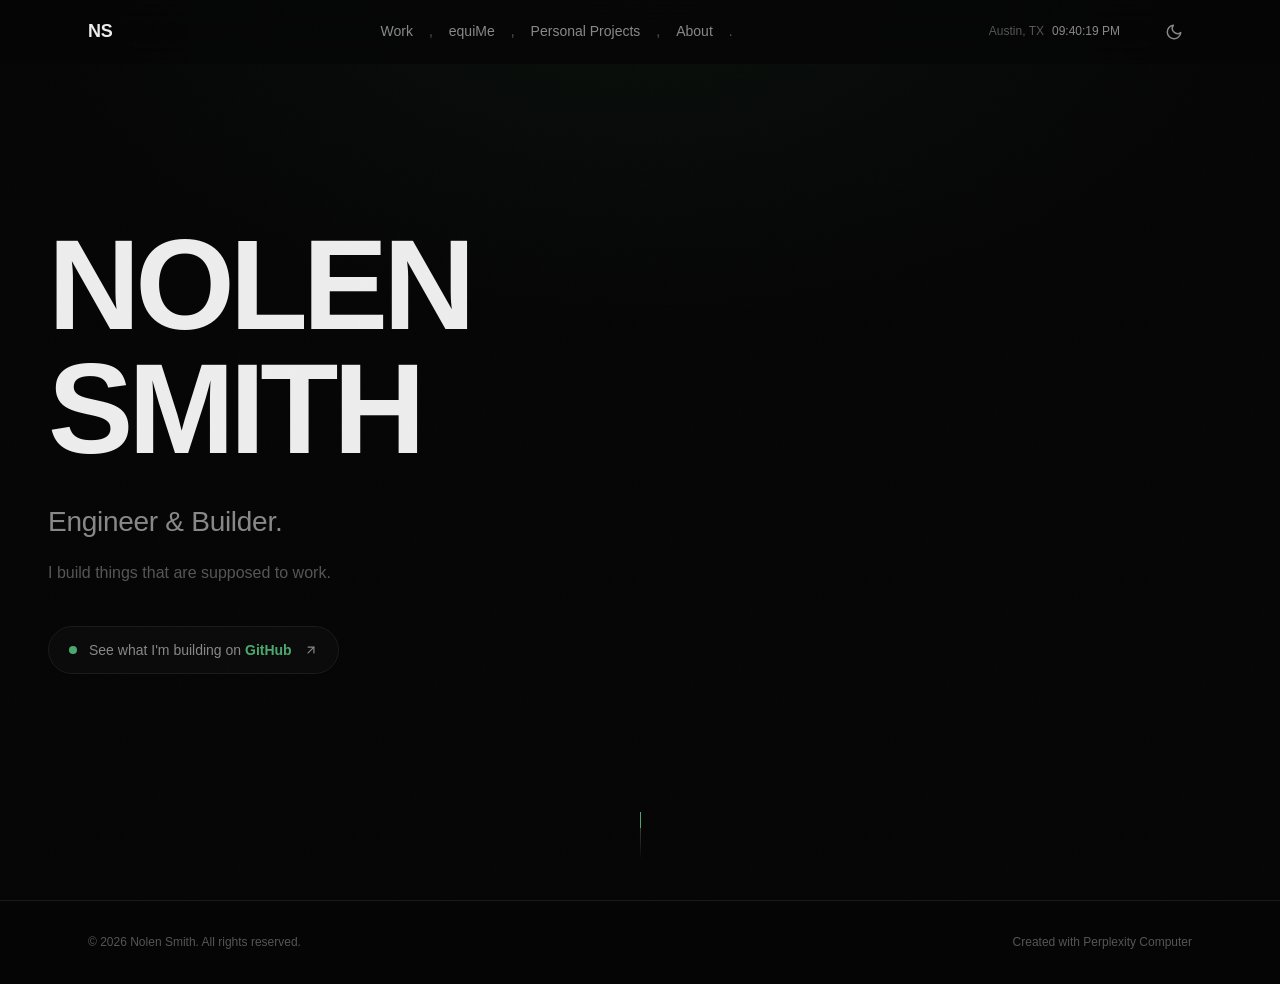
<file: index.html>
<!DOCTYPE html>
<html lang="en" data-theme="dark">
<head>
<!--
   ______                            __
  / ____/___  ____ ___  ____  __  __/ /____  _____
 / /   / __ \/ __ `__ \/ __ \/ / / / __/ _ \/ ___/
/ /___/ /_/ / / / / / / /_/ / /_/ / /_/  __/ /
\____/\____/_/ /_/ /_/ .___/\__,_/\__/\___/_/
                    /_/
        Created with Perplexity Computer
        https://www.perplexity.ai/computer
-->
<meta name="generator" content="Perplexity Computer">
<meta name="author" content="Perplexity Computer">
<meta property="og:see_also" content="https://www.perplexity.ai/computer">
<link rel="author" href="https://www.perplexity.ai/computer">

<meta charset="UTF-8">
<meta name="viewport" content="width=device-width, initial-scale=1.0">
<title>Nolen Smith | Engineer & Builder</title>
<meta name="description" content="Nolen Smith is an Authentication & Identity Engineer at Koch Industries and the Founder & CEO of equiMe. Building secure identity infrastructure and blockchain-based personal tokenization.">
<meta name="keywords" content="Nolen Smith, identity engineer, equiMe, Koch Industries, authentication, SSO, blockchain, Avalanche">

<!-- Open Graph -->
<meta property="og:type" content="website">
<meta property="og:title" content="Nolen Smith | Engineer & Builder">
<meta property="og:description" content="Authentication & Identity Engineer at Koch Industries. I build things that are supposed to work.">
<meta property="og:url" content="https://nolensmith.com">
<meta property="og:site_name" content="Nolen Smith">

<!-- Twitter Card -->
<meta name="twitter:card" content="summary_large_image">
<meta name="twitter:title" content="Nolen Smith | Engineer & Builder">
<meta name="twitter:description" content="Authentication & Identity Engineer at Koch Industries. I build things that are supposed to work.">

<!-- Fonts -->
<link href="https://api.fontshare.com/v2/css?f[]=clash-display@400,500,600,700&f[]=satoshi@300,400,500,700&display=swap" rel="stylesheet">

<!-- Styles -->
<link rel="stylesheet" href="style.css">

<!-- Schema.org Person -->
<script type="application/ld+json">
{
  "@context": "https://schema.org",
  "@type": "Person",
  "name": "Nolen Smith",
  "jobTitle": "Authentication & Identity Engineer",
  "worksFor": {
    "@type": "Organization",
    "name": "Koch Industries"
  },
  "alumniOf": {
    "@type": "CollegeOrUniversity",
    "name": "Missouri State University"
  },
  "knowsAbout": ["Identity & Access Management", "SSO", "Cloud Infrastructure", "Blockchain", "Web Development"],
  "url": "https://nolensmith.com",
  "sameAs": [
    "https://github.com/nolen4242",
    "https://www.linkedin.com/in/nolen-ray-smith"
  ],
  "email": "nolen4242@gmail.com",
  "address": {
    "@type": "PostalAddress",
    "addressLocality": "Austin",
    "addressRegion": "TX"
  },
  "creator": {
    "@type": "SoftwareApplication",
    "name": "Perplexity Computer",
    "url": "https://www.perplexity.ai/computer"
  }
}
</script>
</head>
<body>

<!-- NAVBAR -->
<nav class="navbar" id="navbar">
  <div class="nav-inner">
    <a href="index.html" class="nav-logo">NS</a>
    <div class="nav-links">
      <a href="work.html" class="nav-link">Work</a><span class="nav-comma">,</span>
      <a href="equime.html" class="nav-link">equiMe</a><span class="nav-comma">,</span>
      <a href="projects.html" class="nav-link">Personal Projects</a><span class="nav-comma">,</span>
      <a href="about.html" class="nav-link">About</a><span class="nav-period">.</span>
    </div>
    <div class="nav-right">
      <div class="nav-clock" id="navClock" title="Austin, TX local time">
        <span class="clock-label">Austin, TX</span>
        <span class="clock-time" id="clockTime">--:--:-- --</span>
      </div>
      <button class="theme-toggle" id="themeToggle" aria-label="Toggle light/dark mode">
        <svg class="theme-icon sun" viewBox="0 0 24 24" fill="none" stroke="currentColor" stroke-width="2" stroke-linecap="round" stroke-linejoin="round"><circle cx="12" cy="12" r="5"/><line x1="12" y1="1" x2="12" y2="3"/><line x1="12" y1="21" x2="12" y2="23"/><line x1="4.22" y1="4.22" x2="5.64" y2="5.64"/><line x1="18.36" y1="18.36" x2="19.78" y2="19.78"/><line x1="1" y1="12" x2="3" y2="12"/><line x1="21" y1="12" x2="23" y2="12"/><line x1="4.22" y1="19.78" x2="5.64" y2="18.36"/><line x1="18.36" y1="5.64" x2="19.78" y2="4.22"/></svg>
        <svg class="theme-icon moon" viewBox="0 0 24 24" fill="none" stroke="currentColor" stroke-width="2" stroke-linecap="round" stroke-linejoin="round"><path d="M21 12.79A9 9 0 1 1 11.21 3 7 7 0 0 0 21 12.79z"/></svg>
      </button>
      <button class="mobile-menu-btn" id="mobileMenuBtn" aria-label="Toggle menu">
        <span></span><span></span><span></span>
      </button>
    </div>
  </div>
  <div class="mobile-menu" id="mobileMenu">
    <a href="work.html" class="mobile-link">Work</a>
    <a href="equime.html" class="mobile-link">equiMe</a>
    <a href="projects.html" class="mobile-link">Personal Projects</a>
    <a href="about.html" class="mobile-link">About</a>
  </div>
</nav>

<!-- HERO -->
<section class="hero" id="hero">
  <div class="hero-inner">
    <div class="hero-content">
      <h1 class="hero-name" id="heroName" aria-label="Nolen Smith">
        <span class="hero-name-line">
          <span class="letter" style="--i:0">N</span><span class="letter" style="--i:1">O</span><span class="letter" style="--i:2">L</span><span class="letter" style="--i:3">E</span><span class="letter" style="--i:4">N</span>
        </span>
        <span class="hero-name-line">
          <span class="letter" style="--i:5">S</span><span class="letter" style="--i:6">M</span><span class="letter" style="--i:7">I</span><span class="letter" style="--i:8">T</span><span class="letter" style="--i:9">H</span>
        </span>
      </h1>
      <p class="hero-subtitle anim-fade" style="--delay: 0.8s">Engineer & Builder.</p>
      <p class="hero-tagline anim-fade" style="--delay: 1.0s">I build things that are supposed to work.</p>
    </div>
    <a href="https://github.com/nolen4242" target="_blank" rel="noopener noreferrer" class="hero-badge anim-fade" style="--delay: 1.2s">
      <span class="badge-pulse"></span>
      <span class="badge-text">See what I'm building on <strong>GitHub</strong></span>
      <svg width="14" height="14" viewBox="0 0 24 24" fill="none" stroke="currentColor" stroke-width="2" stroke-linecap="round" stroke-linejoin="round"><line x1="7" y1="17" x2="17" y2="7"/><polyline points="7 7 17 7 17 17"/></svg>
    </a>
  </div>
  <div class="hero-scroll-indicator anim-fade" style="--delay: 1.5s">
    <div class="scroll-line"></div>
  </div>
</section>

<!-- FOOTER -->
<footer class="footer">
  <div class="container footer-inner">
    <p class="footer-copy">&copy; 2026 Nolen Smith. All rights reserved.</p>
    <a href="https://www.perplexity.ai/computer" target="_blank" rel="noopener noreferrer" class="footer-attribution">
      Created with Perplexity Computer
    </a>
  </div>
</footer>

<script src="app.js"></script>
</body>
</html>
</file>
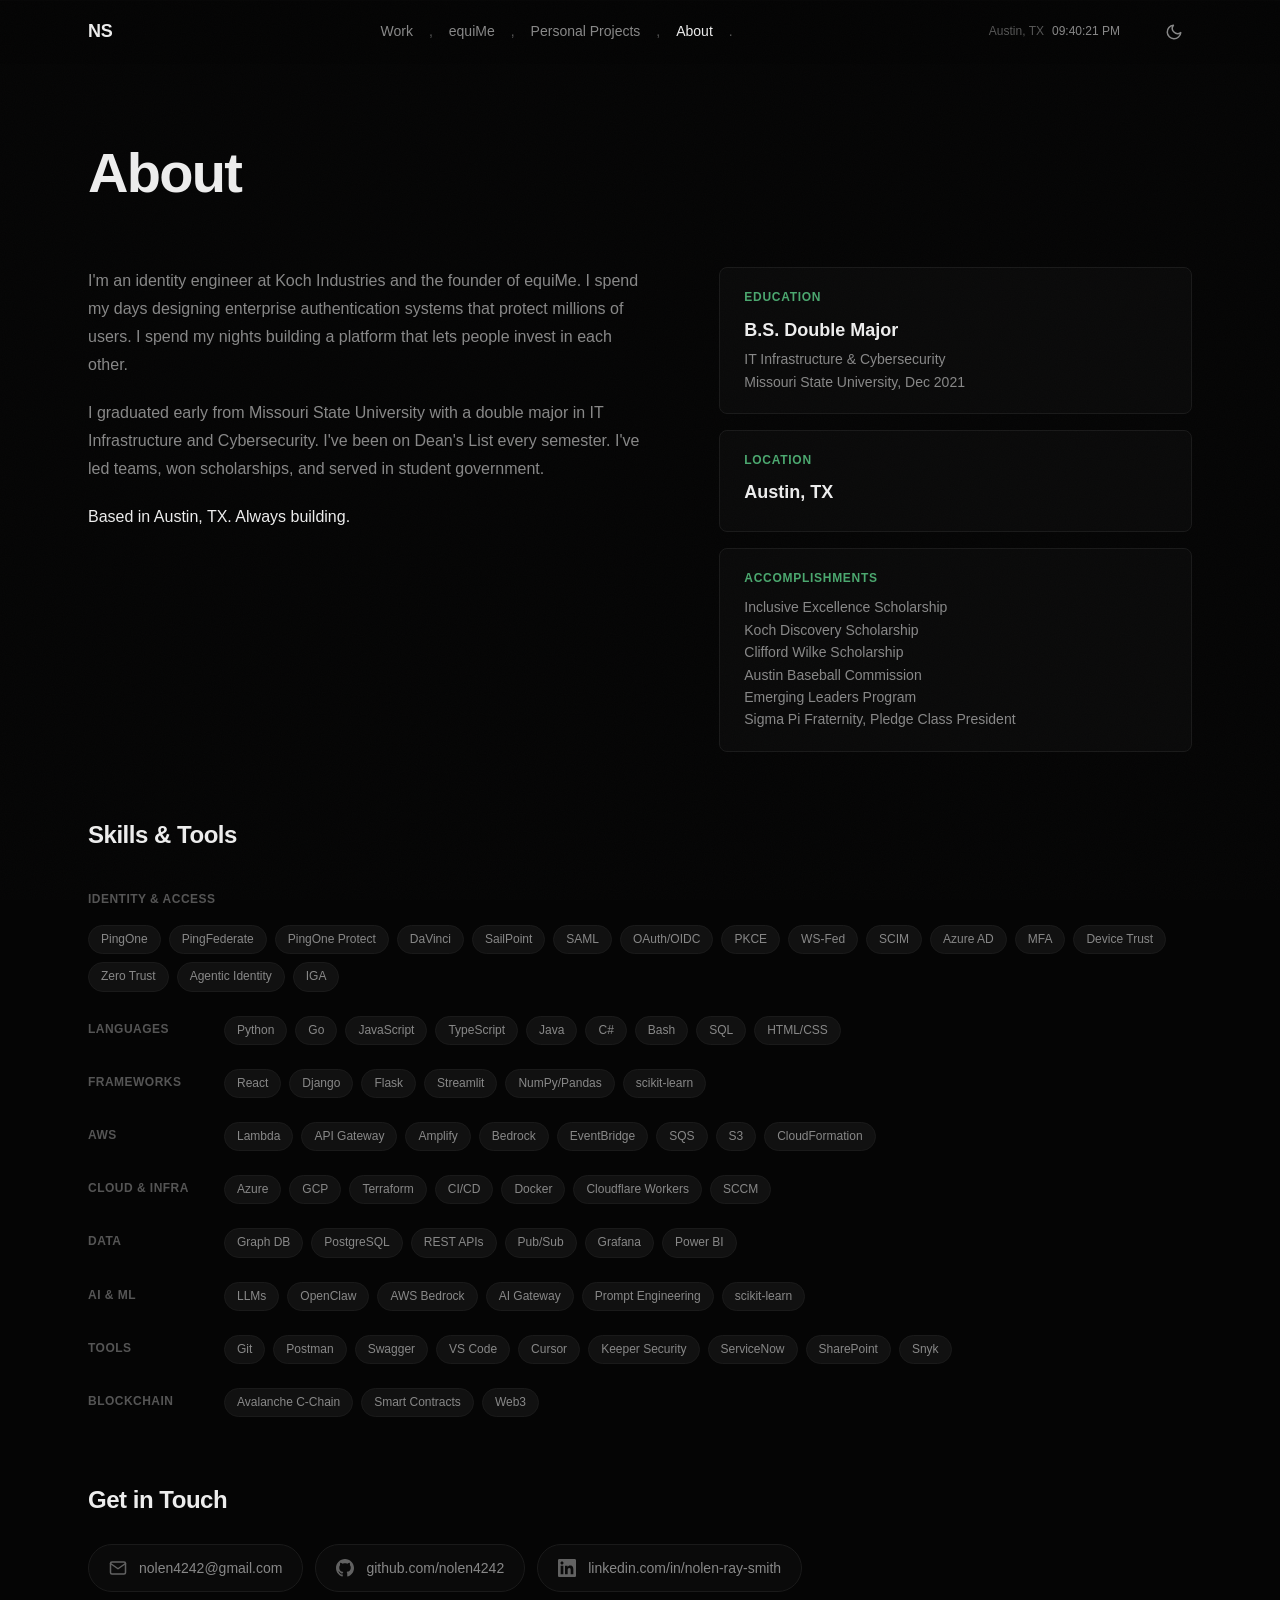
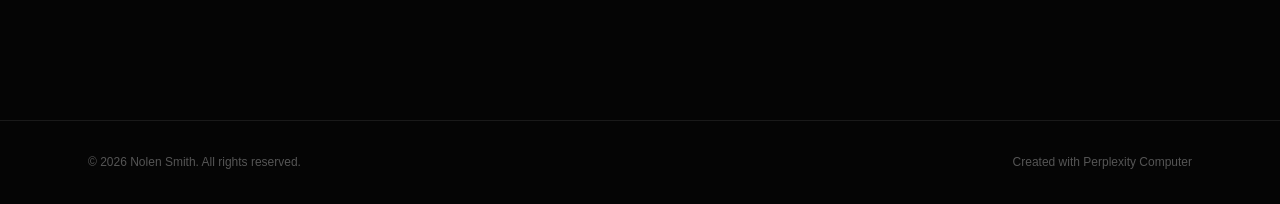
<file: about.html>
<!DOCTYPE html>
<html lang="en" data-theme="dark">
<head>
<!--
   ______                            __
  / ____/___  ____ ___  ____  __  __/ /____  _____
 / /   / __ \/ __ `__ \/ __ \/ / / / __/ _ \/ ___/
/ /___/ /_/ / / / / / / /_/ / /_/ / /_/  __/ /
\____/\____/_/ /_/ /_/ .___/\__,_/\__/\___/_/
                    /_/
        Created with Perplexity Computer
        https://www.perplexity.ai/computer
-->
<meta name="generator" content="Perplexity Computer">
<meta name="author" content="Perplexity Computer">
<meta property="og:see_also" content="https://www.perplexity.ai/computer">
<link rel="author" href="https://www.perplexity.ai/computer">

<meta charset="UTF-8">
<meta name="viewport" content="width=device-width, initial-scale=1.0">
<title>About | Nolen Smith</title>
<meta name="description" content="About Nolen Smith. Identity engineer, startup founder, and Missouri State University grad. Based in Austin, TX.">

<!-- Fonts -->
<link href="https://api.fontshare.com/v2/css?f[]=clash-display@400,500,600,700&f[]=satoshi@300,400,500,700&display=swap" rel="stylesheet">

<!-- Styles -->
<link rel="stylesheet" href="style.css">
</head>
<body>

<!-- NAVBAR -->
<nav class="navbar" id="navbar">
  <div class="nav-inner">
    <a href="index.html" class="nav-logo">NS</a>
    <div class="nav-links">
      <a href="work.html" class="nav-link">Work</a><span class="nav-comma">,</span>
      <a href="equime.html" class="nav-link">equiMe</a><span class="nav-comma">,</span>
      <a href="projects.html" class="nav-link">Personal Projects</a><span class="nav-comma">,</span>
      <a href="about.html" class="nav-link active">About</a><span class="nav-period">.</span>
    </div>
    <div class="nav-right">
      <div class="nav-clock" id="navClock" title="Austin, TX local time">
        <span class="clock-label">Austin, TX</span>
        <span class="clock-time" id="clockTime">--:--:-- --</span>
      </div>
      <button class="theme-toggle" id="themeToggle" aria-label="Toggle light/dark mode">
        <svg class="theme-icon sun" viewBox="0 0 24 24" fill="none" stroke="currentColor" stroke-width="2" stroke-linecap="round" stroke-linejoin="round"><circle cx="12" cy="12" r="5"/><line x1="12" y1="1" x2="12" y2="3"/><line x1="12" y1="21" x2="12" y2="23"/><line x1="4.22" y1="4.22" x2="5.64" y2="5.64"/><line x1="18.36" y1="18.36" x2="19.78" y2="19.78"/><line x1="1" y1="12" x2="3" y2="12"/><line x1="21" y1="12" x2="23" y2="12"/><line x1="4.22" y1="19.78" x2="5.64" y2="18.36"/><line x1="18.36" y1="5.64" x2="19.78" y2="4.22"/></svg>
        <svg class="theme-icon moon" viewBox="0 0 24 24" fill="none" stroke="currentColor" stroke-width="2" stroke-linecap="round" stroke-linejoin="round"><path d="M21 12.79A9 9 0 1 1 11.21 3 7 7 0 0 0 21 12.79z"/></svg>
      </button>
      <button class="mobile-menu-btn" id="mobileMenuBtn" aria-label="Toggle menu">
        <span></span><span></span><span></span>
      </button>
    </div>
  </div>
  <div class="mobile-menu" id="mobileMenu">
    <a href="work.html" class="mobile-link">Work</a>
    <a href="equime.html" class="mobile-link">equiMe</a>
    <a href="projects.html" class="mobile-link">Personal Projects</a>
    <a href="about.html" class="mobile-link">About</a>
  </div>
</nav>

<!-- ABOUT -->
<section class="section section-about section-page" id="about">
  <div class="container">
    <div class="section-header">
      <h2 class="section-title reveal">About</h2>
    </div>

    <div class="about-grid">
      <div class="about-bio reveal">
        <p>I'm an identity engineer at Koch Industries and the founder of equiMe. I spend my days designing enterprise authentication systems that protect millions of users. I spend my nights building a platform that lets people invest in each other.</p>
        <p>I graduated early from Missouri State University with a double major in IT Infrastructure and Cybersecurity. I've been on Dean's List every semester. I've led teams, won scholarships, and served in student government.</p>
        <p>Based in Austin, TX. Always building.</p>
      </div>

      <div class="about-info">
        <div class="info-card reveal">
          <div class="info-card-label">Education</div>
          <div class="info-card-value">B.S. Double Major</div>
          <div class="info-card-detail">IT Infrastructure & Cybersecurity</div>
          <div class="info-card-detail">Missouri State University, Dec 2021</div>
        </div>

        <div class="info-card reveal">
          <div class="info-card-label">Location</div>
          <div class="info-card-value">Austin, TX</div>
        </div>

        <div class="info-card reveal">
          <div class="info-card-label">Accomplishments</div>
          <div class="info-card-detail">Inclusive Excellence Scholarship</div>
          <div class="info-card-detail">Koch Discovery Scholarship</div>
          <div class="info-card-detail">Clifford Wilke Scholarship</div>
          <div class="info-card-detail">Austin Baseball Commission</div>
          <div class="info-card-detail">Emerging Leaders Program</div>
          <div class="info-card-detail">Sigma Pi Fraternity, Pledge Class President</div>
        </div>
      </div>
    </div>

    <!-- Skills -->
    <div class="skills-section reveal">
      <h3 class="skills-title">Skills & Tools</h3>
      <div class="skills-cloud">
        <div class="skill-group">
          <span class="skill-group-label">Identity & Access</span>
          <div class="skill-tags">
            <span class="skill-tag">PingOne</span>
            <span class="skill-tag">PingFederate</span>
            <span class="skill-tag">PingOne Protect</span>
            <span class="skill-tag">DaVinci</span>
            <span class="skill-tag">SailPoint</span>
            <span class="skill-tag">SAML</span>
            <span class="skill-tag">OAuth/OIDC</span>
            <span class="skill-tag">PKCE</span>
            <span class="skill-tag">WS-Fed</span>
            <span class="skill-tag">SCIM</span>
            <span class="skill-tag">Azure AD</span>
            <span class="skill-tag">MFA</span>
            <span class="skill-tag">Device Trust</span>
            <span class="skill-tag">Zero Trust</span>
            <span class="skill-tag">Agentic Identity</span>
            <span class="skill-tag">IGA</span>
          </div>
        </div>
        <div class="skill-group">
          <span class="skill-group-label">Languages</span>
          <div class="skill-tags">
            <span class="skill-tag">Python</span>
            <span class="skill-tag">Go</span>
            <span class="skill-tag">JavaScript</span>
            <span class="skill-tag">TypeScript</span>
            <span class="skill-tag">Java</span>
            <span class="skill-tag">C#</span>
            <span class="skill-tag">Bash</span>
            <span class="skill-tag">SQL</span>
            <span class="skill-tag">HTML/CSS</span>
          </div>
        </div>
        <div class="skill-group">
          <span class="skill-group-label">Frameworks</span>
          <div class="skill-tags">
            <span class="skill-tag">React</span>
            <span class="skill-tag">Django</span>
            <span class="skill-tag">Flask</span>
            <span class="skill-tag">Streamlit</span>
            <span class="skill-tag">NumPy/Pandas</span>
            <span class="skill-tag">scikit-learn</span>
          </div>
        </div>
        <div class="skill-group">
          <span class="skill-group-label">AWS</span>
          <div class="skill-tags">
            <span class="skill-tag">Lambda</span>
            <span class="skill-tag">API Gateway</span>
            <span class="skill-tag">Amplify</span>
            <span class="skill-tag">Bedrock</span>
            <span class="skill-tag">EventBridge</span>
            <span class="skill-tag">SQS</span>
            <span class="skill-tag">S3</span>
            <span class="skill-tag">CloudFormation</span>
          </div>
        </div>
        <div class="skill-group">
          <span class="skill-group-label">Cloud & Infra</span>
          <div class="skill-tags">
            <span class="skill-tag">Azure</span>
            <span class="skill-tag">GCP</span>
            <span class="skill-tag">Terraform</span>
            <span class="skill-tag">CI/CD</span>
            <span class="skill-tag">Docker</span>
            <span class="skill-tag">Cloudflare Workers</span>
            <span class="skill-tag">SCCM</span>
          </div>
        </div>
        <div class="skill-group">
          <span class="skill-group-label">Data</span>
          <div class="skill-tags">
            <span class="skill-tag">Graph DB</span>
            <span class="skill-tag">PostgreSQL</span>
            <span class="skill-tag">REST APIs</span>
            <span class="skill-tag">Pub/Sub</span>
            <span class="skill-tag">Grafana</span>
            <span class="skill-tag">Power BI</span>
          </div>
        </div>
        <div class="skill-group">
          <span class="skill-group-label">AI & ML</span>
          <div class="skill-tags">
            <span class="skill-tag">LLMs</span>
            <span class="skill-tag">OpenClaw</span>
            <span class="skill-tag">AWS Bedrock</span>
            <span class="skill-tag">AI Gateway</span>
            <span class="skill-tag">Prompt Engineering</span>
            <span class="skill-tag">scikit-learn</span>
          </div>
        </div>
        <div class="skill-group">
          <span class="skill-group-label">Tools</span>
          <div class="skill-tags">
            <span class="skill-tag">Git</span>
            <span class="skill-tag">Postman</span>
            <span class="skill-tag">Swagger</span>
            <span class="skill-tag">VS Code</span>
            <span class="skill-tag">Cursor</span>
            <span class="skill-tag">Keeper Security</span>
            <span class="skill-tag">ServiceNow</span>
            <span class="skill-tag">SharePoint</span>
            <span class="skill-tag">Snyk</span>
          </div>
        </div>
        <div class="skill-group">
          <span class="skill-group-label">Blockchain</span>
          <div class="skill-tags">
            <span class="skill-tag">Avalanche C-Chain</span>
            <span class="skill-tag">Smart Contracts</span>
            <span class="skill-tag">Web3</span>
          </div>
        </div>
      </div>
    </div>

    <!-- Contact -->
    <div class="contact-section reveal">
      <h3 class="contact-title">Get in Touch</h3>
      <div class="contact-links">
        <a href="mailto:nolen4242@gmail.com" class="contact-pill">
          <svg width="18" height="18" viewBox="0 0 24 24" fill="none" stroke="currentColor" stroke-width="2" stroke-linecap="round" stroke-linejoin="round"><path d="M4 4h16c1.1 0 2 .9 2 2v12c0 1.1-.9 2-2 2H4c-1.1 0-2-.9-2-2V6c0-1.1.9-2 2-2z"/><polyline points="22,6 12,13 2,6"/></svg>
          nolen4242@gmail.com
        </a>
        <a href="https://github.com/nolen4242" target="_blank" rel="noopener noreferrer" class="contact-pill">
          <svg width="18" height="18" viewBox="0 0 24 24" fill="currentColor"><path d="M12 0c-6.626 0-12 5.373-12 12 0 5.302 3.438 9.8 8.207 11.387.599.111.793-.261.793-.577v-2.234c-3.338.726-4.033-1.416-4.033-1.416-.546-1.387-1.333-1.756-1.333-1.756-1.089-.745.083-.729.083-.729 1.205.084 1.839 1.237 1.839 1.237 1.07 1.834 2.807 1.304 3.492.997.107-.775.418-1.305.762-1.604-2.665-.305-5.467-1.334-5.467-5.931 0-1.311.469-2.381 1.236-3.221-.124-.303-.535-1.524.117-3.176 0 0 1.008-.322 3.301 1.23.957-.266 1.983-.399 3.003-.404 1.02.005 2.047.138 3.006.404 2.291-1.552 3.297-1.23 3.297-1.23.653 1.653.242 2.874.118 3.176.77.84 1.235 1.911 1.235 3.221 0 4.609-2.807 5.624-5.479 5.921.43.372.823 1.102.823 2.222v3.293c0 .319.192.694.801.576 4.765-1.589 8.199-6.086 8.199-11.386 0-6.627-5.373-12-12-12z"/></svg>
          github.com/nolen4242
        </a>
        <a href="https://www.linkedin.com/in/nolen-ray-smith" target="_blank" rel="noopener noreferrer" class="contact-pill">
          <svg width="18" height="18" viewBox="0 0 24 24" fill="currentColor"><path d="M20.447 20.452h-3.554v-5.569c0-1.328-.027-3.037-1.852-3.037-1.853 0-2.136 1.445-2.136 2.939v5.667H9.351V9h3.414v1.561h.046c.477-.9 1.637-1.85 3.37-1.85 3.601 0 4.267 2.37 4.267 5.455v6.286zM5.337 7.433c-1.144 0-2.063-.926-2.063-2.065 0-1.138.92-2.063 2.063-2.063 1.14 0 2.064.925 2.064 2.063 0 1.139-.925 2.065-2.064 2.065zm1.782 13.019H3.555V9h3.564v11.452zM22.225 0H1.771C.792 0 0 .774 0 1.729v20.542C0 23.227.792 24 1.771 24h20.451C23.2 24 24 23.227 24 22.271V1.729C24 .774 23.2 0 22.222 0h.003z"/></svg>
          linkedin.com/in/nolen-ray-smith
        </a>
      </div>
    </div>
  </div>
</section>

<!-- FOOTER -->
<footer class="footer">
  <div class="container footer-inner">
    <p class="footer-copy">&copy; 2026 Nolen Smith. All rights reserved.</p>
    <a href="https://www.perplexity.ai/computer" target="_blank" rel="noopener noreferrer" class="footer-attribution">
      Created with Perplexity Computer
    </a>
  </div>
</footer>

<script src="app.js"></script>
</body>
</html>
</file>
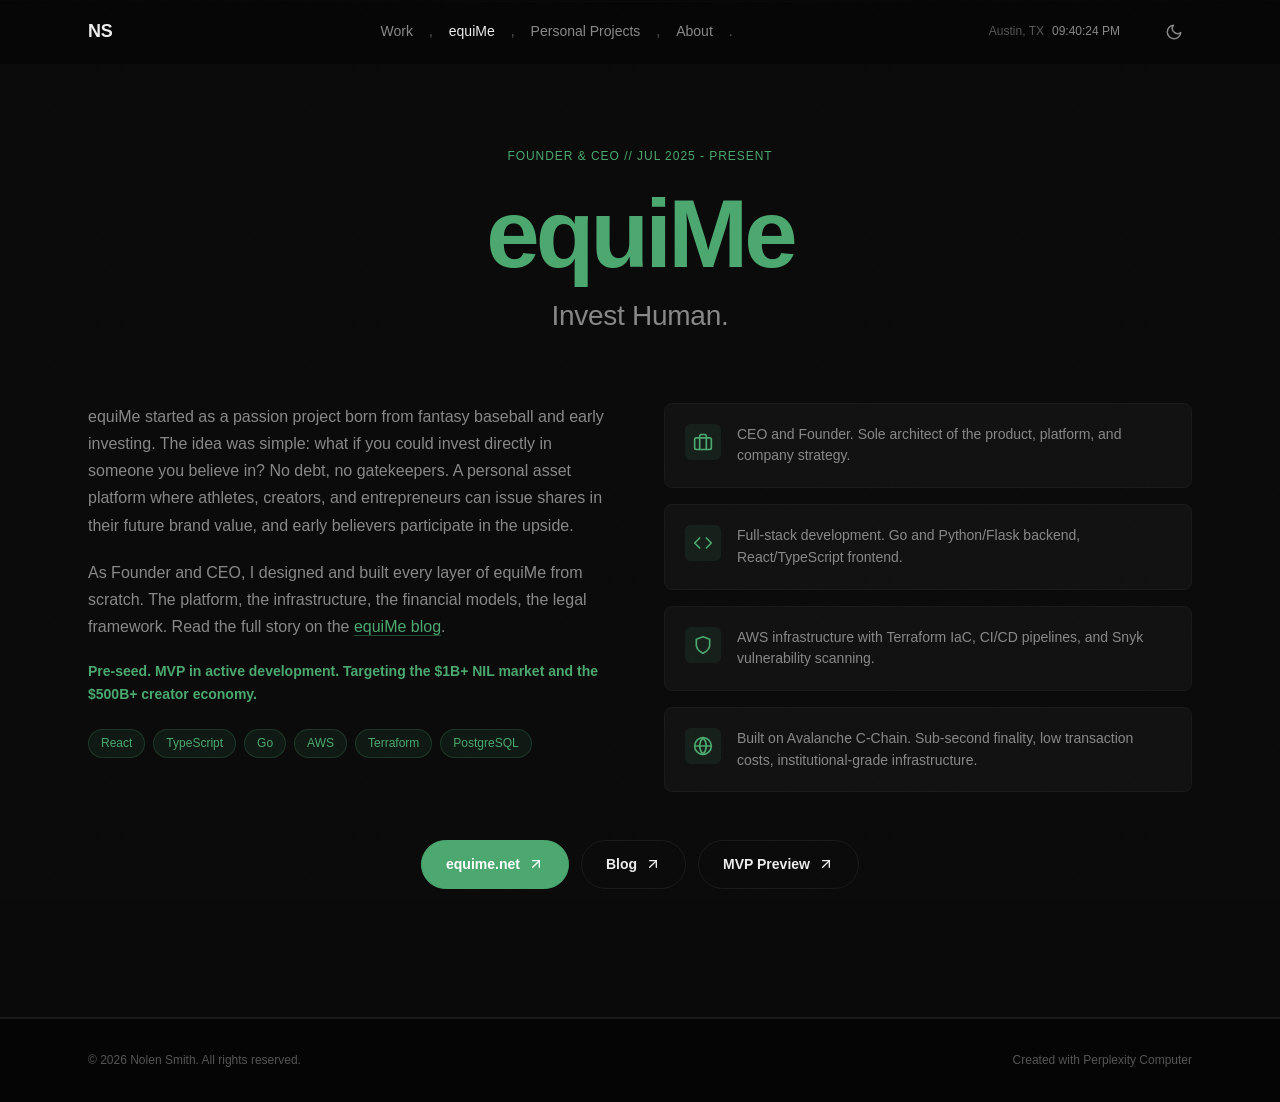
<file: equime.html>
<!DOCTYPE html>
<html lang="en" data-theme="dark">
<head>
<!--
   ______                            __
  / ____/___  ____ ___  ____  __  __/ /____  _____
 / /   / __ \/ __ `__ \/ __ \/ / / / __/ _ \/ ___/
/ /___/ /_/ / / / / / / /_/ / /_/ / /_/  __/ /
\____/\____/_/ /_/ /_/ .___/\__,_/\__/\___/_/
                    /_/
        Created with Perplexity Computer
        https://www.perplexity.ai/computer
-->
<meta name="generator" content="Perplexity Computer">
<meta name="author" content="Perplexity Computer">
<meta property="og:see_also" content="https://www.perplexity.ai/computer">
<link rel="author" href="https://www.perplexity.ai/computer">

<meta charset="UTF-8">
<meta name="viewport" content="width=device-width, initial-scale=1.0">
<title>equiMe | Nolen Smith</title>
<meta name="description" content="equiMe is a blockchain-based personal tokenization platform built on Avalanche. Invest Human. Founded by Nolen Smith.">

<!-- Fonts -->
<link href="https://api.fontshare.com/v2/css?f[]=clash-display@400,500,600,700&f[]=satoshi@300,400,500,700&display=swap" rel="stylesheet">

<!-- Styles -->
<link rel="stylesheet" href="style.css">
</head>
<body>

<!-- NAVBAR -->
<nav class="navbar" id="navbar">
  <div class="nav-inner">
    <a href="index.html" class="nav-logo">NS</a>
    <div class="nav-links">
      <a href="work.html" class="nav-link">Work</a><span class="nav-comma">,</span>
      <a href="equime.html" class="nav-link active">equiMe</a><span class="nav-comma">,</span>
      <a href="projects.html" class="nav-link">Personal Projects</a><span class="nav-comma">,</span>
      <a href="about.html" class="nav-link">About</a><span class="nav-period">.</span>
    </div>
    <div class="nav-right">
      <div class="nav-clock" id="navClock" title="Austin, TX local time">
        <span class="clock-label">Austin, TX</span>
        <span class="clock-time" id="clockTime">--:--:-- --</span>
      </div>
      <button class="theme-toggle" id="themeToggle" aria-label="Toggle light/dark mode">
        <svg class="theme-icon sun" viewBox="0 0 24 24" fill="none" stroke="currentColor" stroke-width="2" stroke-linecap="round" stroke-linejoin="round"><circle cx="12" cy="12" r="5"/><line x1="12" y1="1" x2="12" y2="3"/><line x1="12" y1="21" x2="12" y2="23"/><line x1="4.22" y1="4.22" x2="5.64" y2="5.64"/><line x1="18.36" y1="18.36" x2="19.78" y2="19.78"/><line x1="1" y1="12" x2="3" y2="12"/><line x1="21" y1="12" x2="23" y2="12"/><line x1="4.22" y1="19.78" x2="5.64" y2="18.36"/><line x1="18.36" y1="5.64" x2="19.78" y2="4.22"/></svg>
        <svg class="theme-icon moon" viewBox="0 0 24 24" fill="none" stroke="currentColor" stroke-width="2" stroke-linecap="round" stroke-linejoin="round"><path d="M21 12.79A9 9 0 1 1 11.21 3 7 7 0 0 0 21 12.79z"/></svg>
      </button>
      <button class="mobile-menu-btn" id="mobileMenuBtn" aria-label="Toggle menu">
        <span></span><span></span><span></span>
      </button>
    </div>
  </div>
  <div class="mobile-menu" id="mobileMenu">
    <a href="work.html" class="mobile-link">Work</a>
    <a href="equime.html" class="mobile-link">equiMe</a>
    <a href="projects.html" class="mobile-link">Personal Projects</a>
    <a href="about.html" class="mobile-link">About</a>
  </div>
</nav>

<!-- equiMe -->
<section class="section section-equime section-page" id="equime">
  <div class="container">
    <div class="equime-header reveal">
      <span class="equime-label">Founder & CEO  //  Jul 2025 - Present</span>
      <h2 class="equime-title">equiMe</h2>
      <p class="equime-motto">Invest Human.</p>
    </div>

    <div class="equime-grid">
      <div class="equime-description reveal">
        <p class="equime-text">equiMe started as a passion project born from fantasy baseball and early investing. The idea was simple: what if you could invest directly in someone you believe in? No debt, no gatekeepers. A personal asset platform where athletes, creators, and entrepreneurs can issue shares in their future brand value, and early believers participate in the upside.</p>
        <p class="equime-text">As Founder and CEO, I designed and built every layer of equiMe from scratch. The platform, the infrastructure, the financial models, the legal framework. Read the full story on the <a href="https://equime-org.github.io" target="_blank" rel="noopener noreferrer" class="equime-inline-link">equiMe blog</a>.</p>
        <p class="equime-market">Pre-seed. MVP in active development. Targeting the $1B+ NIL market and the $500B+ creator economy.</p>

        <div class="tech-tags equime-tags">
          <span class="tag tag-equime">React</span>
          <span class="tag tag-equime">TypeScript</span>
          <span class="tag tag-equime">Go</span>
          <span class="tag tag-equime">AWS</span>
          <span class="tag tag-equime">Terraform</span>
          <span class="tag tag-equime">PostgreSQL</span>
        </div>
      </div>

      <div class="equime-highlights reveal">
        <div class="highlight-card">
          <div class="highlight-icon">
            <svg width="20" height="20" viewBox="0 0 24 24" fill="none" stroke="currentColor" stroke-width="2" stroke-linecap="round" stroke-linejoin="round"><rect x="2" y="7" width="20" height="14" rx="2" ry="2"/><path d="M16 21V5a2 2 0 0 0-2-2h-4a2 2 0 0 0-2 2v16"/></svg>
          </div>
          <p>CEO and Founder. Sole architect of the product, platform, and company strategy.</p>
        </div>
        <div class="highlight-card">
          <div class="highlight-icon">
            <svg width="20" height="20" viewBox="0 0 24 24" fill="none" stroke="currentColor" stroke-width="2" stroke-linecap="round" stroke-linejoin="round"><polyline points="16 18 22 12 16 6"/><polyline points="8 6 2 12 8 18"/></svg>
          </div>
          <p>Full-stack development. Go and Python/Flask backend, React/TypeScript frontend.</p>
        </div>
        <div class="highlight-card">
          <div class="highlight-icon">
            <svg width="20" height="20" viewBox="0 0 24 24" fill="none" stroke="currentColor" stroke-width="2" stroke-linecap="round" stroke-linejoin="round"><path d="M12 22s8-4 8-10V5l-8-3-8 3v7c0 6 8 10 8 10z"/></svg>
          </div>
          <p>AWS infrastructure with Terraform IaC, CI/CD pipelines, and Snyk vulnerability scanning.</p>
        </div>
        <div class="highlight-card">
          <div class="highlight-icon">
            <svg width="20" height="20" viewBox="0 0 24 24" fill="none" stroke="currentColor" stroke-width="2" stroke-linecap="round" stroke-linejoin="round"><circle cx="12" cy="12" r="10"/><path d="M2 12h20"/><path d="M12 2a15.3 15.3 0 0 1 4 10 15.3 15.3 0 0 1-4 10 15.3 15.3 0 0 1-4-10 15.3 15.3 0 0 1 4-10z"/></svg>
          </div>
          <p>Built on Avalanche C-Chain. Sub-second finality, low transaction costs, institutional-grade infrastructure.</p>
        </div>
      </div>
    </div>

    <div class="equime-cta reveal">
      <a href="https://equime.net" target="_blank" rel="noopener noreferrer" class="btn btn-equime">
        equime.net
        <svg width="16" height="16" viewBox="0 0 24 24" fill="none" stroke="currentColor" stroke-width="2" stroke-linecap="round" stroke-linejoin="round"><line x1="7" y1="17" x2="17" y2="7"/><polyline points="7 7 17 7 17 17"/></svg>
      </a>
      <a href="https://equime-org.github.io" target="_blank" rel="noopener noreferrer" class="btn btn-outline">
        Blog
        <svg width="16" height="16" viewBox="0 0 24 24" fill="none" stroke="currentColor" stroke-width="2" stroke-linecap="round" stroke-linejoin="round"><line x1="7" y1="17" x2="17" y2="7"/><polyline points="7 7 17 7 17 17"/></svg>
      </a>
      <a href="https://main.d3yk8f16uj8h0.amplifyapp.com/" target="_blank" rel="noopener noreferrer" class="btn btn-outline">
        MVP Preview
        <svg width="16" height="16" viewBox="0 0 24 24" fill="none" stroke="currentColor" stroke-width="2" stroke-linecap="round" stroke-linejoin="round"><line x1="7" y1="17" x2="17" y2="7"/><polyline points="7 7 17 7 17 17"/></svg>
      </a>
    </div>
  </div>
</section>

<!-- FOOTER -->
<footer class="footer">
  <div class="container footer-inner">
    <p class="footer-copy">&copy; 2026 Nolen Smith. All rights reserved.</p>
    <a href="https://www.perplexity.ai/computer" target="_blank" rel="noopener noreferrer" class="footer-attribution">
      Created with Perplexity Computer
    </a>
  </div>
</footer>

<script src="app.js"></script>
</body>
</html>
</file>
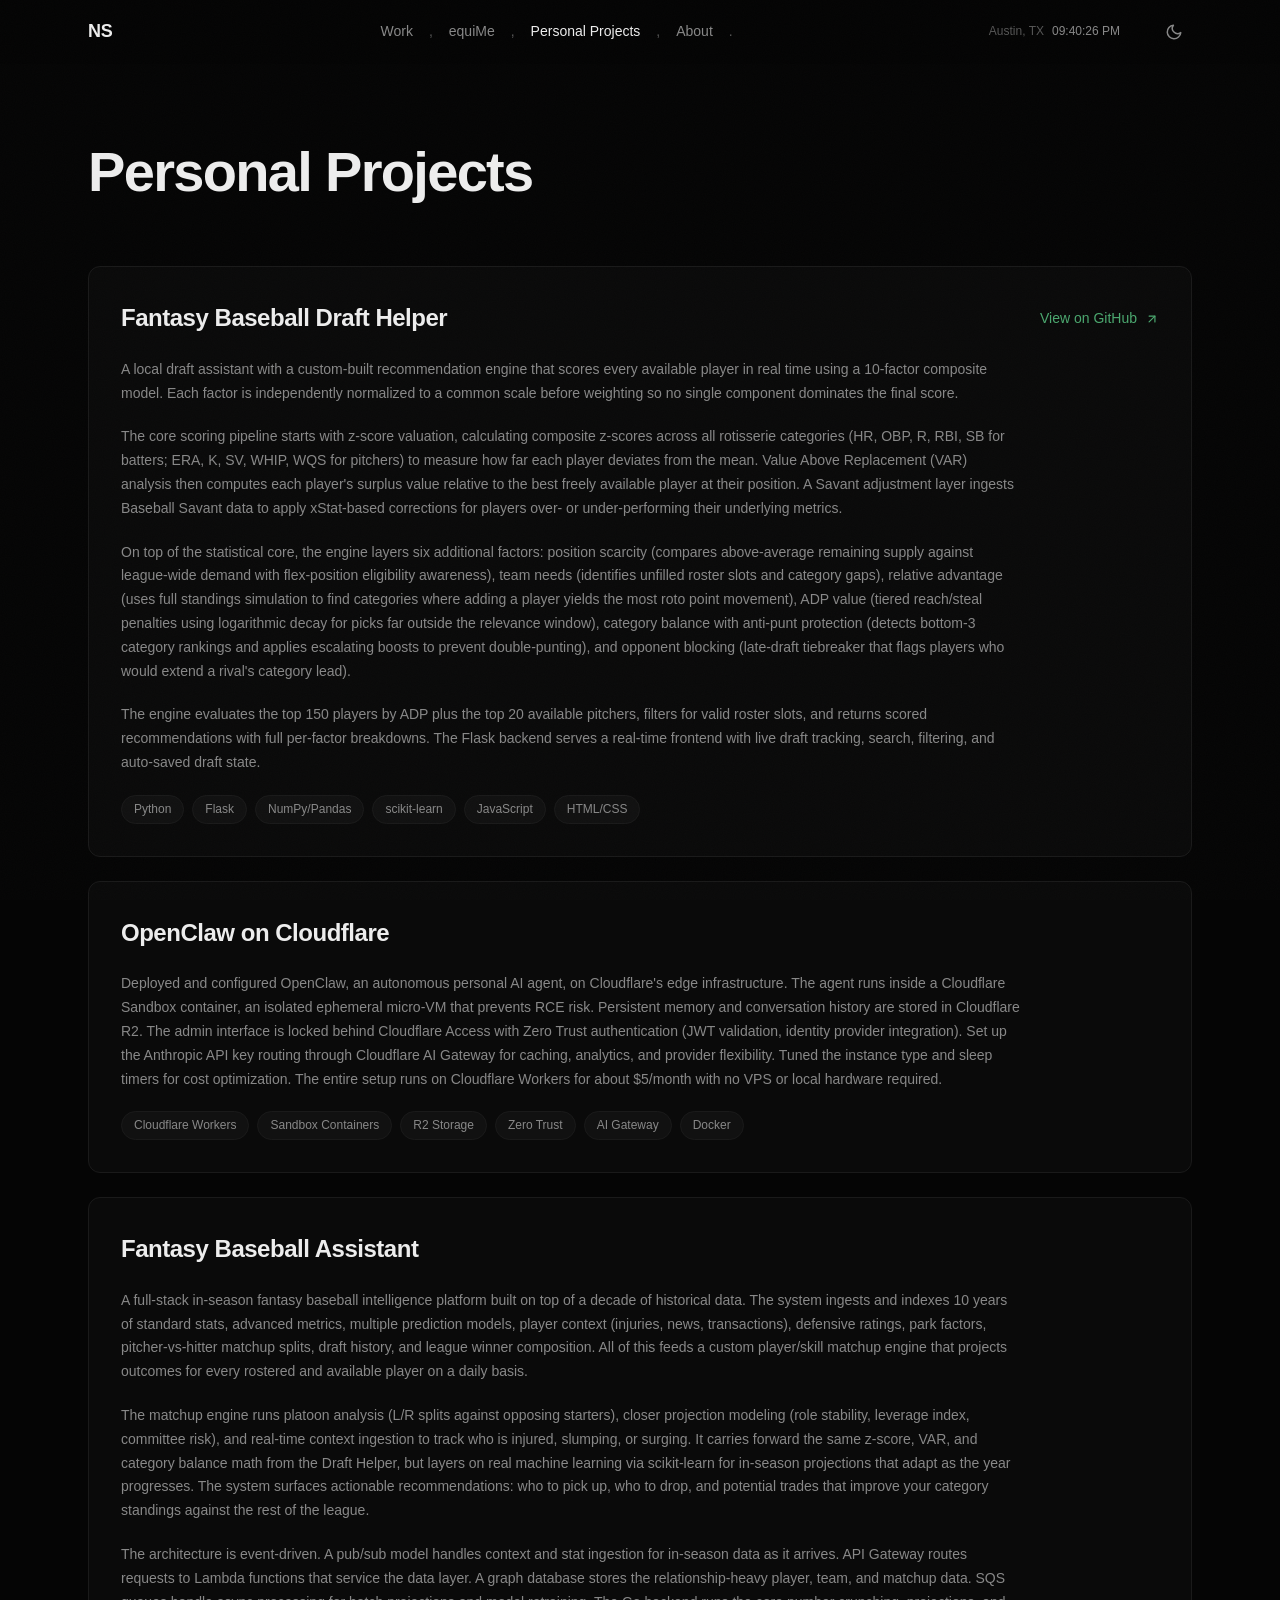
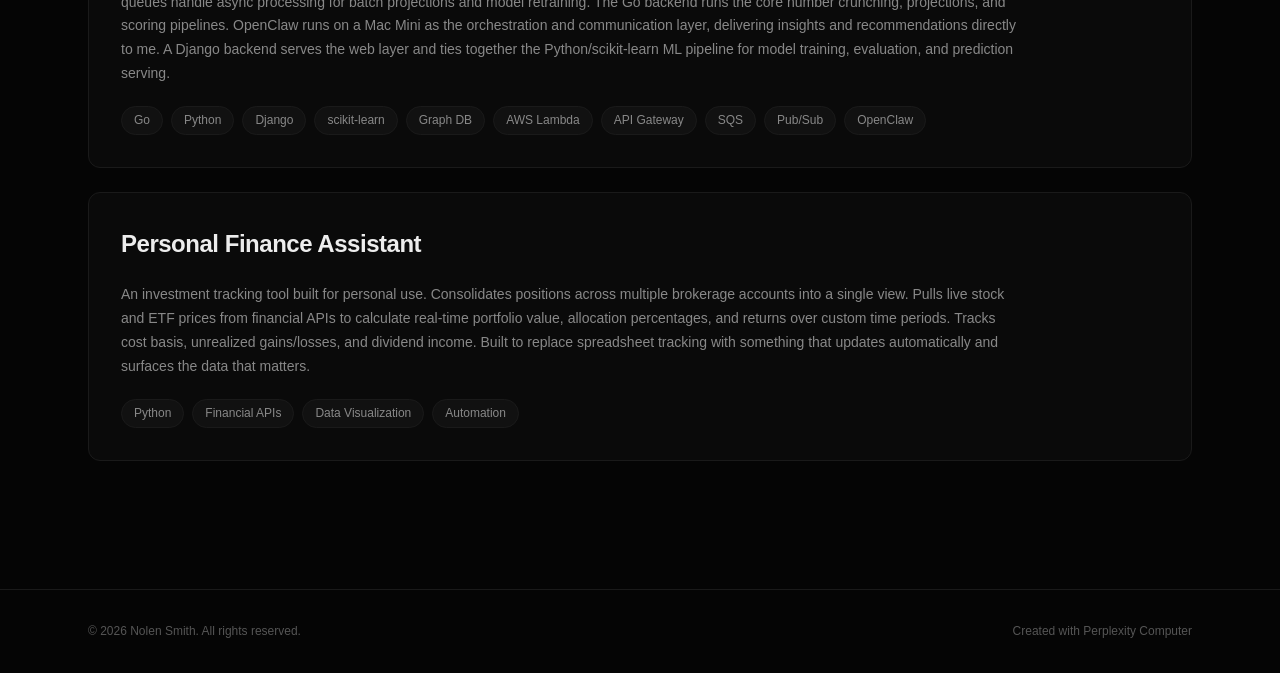
<file: projects.html>
<!DOCTYPE html>
<html lang="en" data-theme="dark">
<head>
<!--
   ______                            __
  / ____/___  ____ ___  ____  __  __/ /____  _____
 / /   / __ \/ __ `__ \/ __ \/ / / / __/ _ \/ ___/
/ /___/ /_/ / / / / / / /_/ / /_/ / /_/  __/ /
\____/\____/_/ /_/ /_/ .___/\__,_/\__/\___/_/
                    /_/
        Created with Perplexity Computer
        https://www.perplexity.ai/computer
-->
<meta name="generator" content="Perplexity Computer">
<meta name="author" content="Perplexity Computer">
<meta property="og:see_also" content="https://www.perplexity.ai/computer">
<link rel="author" href="https://www.perplexity.ai/computer">

<meta charset="UTF-8">
<meta name="viewport" content="width=device-width, initial-scale=1.0">
<title>Personal Projects | Nolen Smith</title>
<meta name="description" content="Side projects and technical work by Nolen Smith. Fantasy baseball AI, enterprise SSO migration, identity automation, and more.">

<!-- Fonts -->
<link href="https://api.fontshare.com/v2/css?f[]=clash-display@400,500,600,700&f[]=satoshi@300,400,500,700&display=swap" rel="stylesheet">

<!-- Styles -->
<link rel="stylesheet" href="style.css">
</head>
<body>

<!-- NAVBAR -->
<nav class="navbar" id="navbar">
  <div class="nav-inner">
    <a href="index.html" class="nav-logo">NS</a>
    <div class="nav-links">
      <a href="work.html" class="nav-link">Work</a><span class="nav-comma">,</span>
      <a href="equime.html" class="nav-link">equiMe</a><span class="nav-comma">,</span>
      <a href="projects.html" class="nav-link active">Personal Projects</a><span class="nav-comma">,</span>
      <a href="about.html" class="nav-link">About</a><span class="nav-period">.</span>
    </div>
    <div class="nav-right">
      <div class="nav-clock" id="navClock" title="Austin, TX local time">
        <span class="clock-label">Austin, TX</span>
        <span class="clock-time" id="clockTime">--:--:-- --</span>
      </div>
      <button class="theme-toggle" id="themeToggle" aria-label="Toggle light/dark mode">
        <svg class="theme-icon sun" viewBox="0 0 24 24" fill="none" stroke="currentColor" stroke-width="2" stroke-linecap="round" stroke-linejoin="round"><circle cx="12" cy="12" r="5"/><line x1="12" y1="1" x2="12" y2="3"/><line x1="12" y1="21" x2="12" y2="23"/><line x1="4.22" y1="4.22" x2="5.64" y2="5.64"/><line x1="18.36" y1="18.36" x2="19.78" y2="19.78"/><line x1="1" y1="12" x2="3" y2="12"/><line x1="21" y1="12" x2="23" y2="12"/><line x1="4.22" y1="19.78" x2="5.64" y2="18.36"/><line x1="18.36" y1="5.64" x2="19.78" y2="4.22"/></svg>
        <svg class="theme-icon moon" viewBox="0 0 24 24" fill="none" stroke="currentColor" stroke-width="2" stroke-linecap="round" stroke-linejoin="round"><path d="M21 12.79A9 9 0 1 1 11.21 3 7 7 0 0 0 21 12.79z"/></svg>
      </button>
      <button class="mobile-menu-btn" id="mobileMenuBtn" aria-label="Toggle menu">
        <span></span><span></span><span></span>
      </button>
    </div>
  </div>
  <div class="mobile-menu" id="mobileMenu">
    <a href="work.html" class="mobile-link">Work</a>
    <a href="equime.html" class="mobile-link">equiMe</a>
    <a href="projects.html" class="mobile-link">Personal Projects</a>
    <a href="about.html" class="mobile-link">About</a>
  </div>
</nav>

<!-- OTHER PROJECTS -->
<section class="section section-page" id="projects">
  <div class="container">
    <div class="section-header">
      <h2 class="section-title reveal">Personal Projects</h2>
    </div>

    <div class="projects-detail-list">

      <!-- Fantasy Baseball Draft Helper -->
      <div class="project-detail reveal">
        <div class="project-detail-header">
          <h3 class="project-detail-name">Fantasy Baseball Draft Helper</h3>
          <a href="https://github.com/nolen4242/fantasy_baseball_draft_helper" target="_blank" rel="noopener noreferrer" class="project-detail-link">
            View on GitHub
            <svg width="14" height="14" viewBox="0 0 24 24" fill="none" stroke="currentColor" stroke-width="2" stroke-linecap="round" stroke-linejoin="round"><line x1="7" y1="17" x2="17" y2="7"/><polyline points="7 7 17 7 17 17"/></svg>
          </a>
        </div>
        <p class="project-detail-desc">A local draft assistant with a custom-built recommendation engine that scores every available player in real time using a 10-factor composite model. Each factor is independently normalized to a common scale before weighting so no single component dominates the final score.</p>
        <p class="project-detail-desc">The core scoring pipeline starts with z-score valuation, calculating composite z-scores across all rotisserie categories (HR, OBP, R, RBI, SB for batters; ERA, K, SV, WHIP, WQS for pitchers) to measure how far each player deviates from the mean. Value Above Replacement (VAR) analysis then computes each player's surplus value relative to the best freely available player at their position. A Savant adjustment layer ingests Baseball Savant data to apply xStat-based corrections for players over- or under-performing their underlying metrics.</p>
        <p class="project-detail-desc">On top of the statistical core, the engine layers six additional factors: position scarcity (compares above-average remaining supply against league-wide demand with flex-position eligibility awareness), team needs (identifies unfilled roster slots and category gaps), relative advantage (uses full standings simulation to find categories where adding a player yields the most roto point movement), ADP value (tiered reach/steal penalties using logarithmic decay for picks far outside the relevance window), category balance with anti-punt protection (detects bottom-3 category rankings and applies escalating boosts to prevent double-punting), and opponent blocking (late-draft tiebreaker that flags players who would extend a rival's category lead).</p>
        <p class="project-detail-desc">The engine evaluates the top 150 players by ADP plus the top 20 available pitchers, filters for valid roster slots, and returns scored recommendations with full per-factor breakdowns. The Flask backend serves a real-time frontend with live draft tracking, search, filtering, and auto-saved draft state.</p>
        <div class="tech-tags">
          <span class="tag">Python</span>
          <span class="tag">Flask</span>
          <span class="tag">NumPy/Pandas</span>
          <span class="tag">scikit-learn</span>
          <span class="tag">JavaScript</span>
          <span class="tag">HTML/CSS</span>
        </div>
      </div>

      <!-- OpenClaw on Cloudflare -->
      <div class="project-detail reveal">
        <div class="project-detail-header">
          <h3 class="project-detail-name">OpenClaw on Cloudflare</h3>
        </div>
        <p class="project-detail-desc">Deployed and configured OpenClaw, an autonomous personal AI agent, on Cloudflare's edge infrastructure. The agent runs inside a Cloudflare Sandbox container, an isolated ephemeral micro-VM that prevents RCE risk. Persistent memory and conversation history are stored in Cloudflare R2. The admin interface is locked behind Cloudflare Access with Zero Trust authentication (JWT validation, identity provider integration). Set up the Anthropic API key routing through Cloudflare AI Gateway for caching, analytics, and provider flexibility. Tuned the instance type and sleep timers for cost optimization. The entire setup runs on Cloudflare Workers for about $5/month with no VPS or local hardware required.</p>
        <div class="tech-tags">
          <span class="tag">Cloudflare Workers</span>
          <span class="tag">Sandbox Containers</span>
          <span class="tag">R2 Storage</span>
          <span class="tag">Zero Trust</span>
          <span class="tag">AI Gateway</span>
          <span class="tag">Docker</span>
        </div>
      </div>

      <!-- Fantasy Baseball Assistant -->
      <div class="project-detail reveal">
        <div class="project-detail-header">
          <h3 class="project-detail-name">Fantasy Baseball Assistant</h3>
        </div>
        <p class="project-detail-desc">A full-stack in-season fantasy baseball intelligence platform built on top of a decade of historical data. The system ingests and indexes 10 years of standard stats, advanced metrics, multiple prediction models, player context (injuries, news, transactions), defensive ratings, park factors, pitcher-vs-hitter matchup splits, draft history, and league winner composition. All of this feeds a custom player/skill matchup engine that projects outcomes for every rostered and available player on a daily basis.</p>
        <p class="project-detail-desc">The matchup engine runs platoon analysis (L/R splits against opposing starters), closer projection modeling (role stability, leverage index, committee risk), and real-time context ingestion to track who is injured, slumping, or surging. It carries forward the same z-score, VAR, and category balance math from the Draft Helper, but layers on real machine learning via scikit-learn for in-season projections that adapt as the year progresses. The system surfaces actionable recommendations: who to pick up, who to drop, and potential trades that improve your category standings against the rest of the league.</p>
        <p class="project-detail-desc">The architecture is event-driven. A pub/sub model handles context and stat ingestion for in-season data as it arrives. API Gateway routes requests to Lambda functions that service the data layer. A graph database stores the relationship-heavy player, team, and matchup data. SQS queues handle async processing for batch projections and model retraining. The Go backend runs the core number crunching, projections, and scoring pipelines. OpenClaw runs on a Mac Mini as the orchestration and communication layer, delivering insights and recommendations directly to me. A Django backend serves the web layer and ties together the Python/scikit-learn ML pipeline for model training, evaluation, and prediction serving.</p>
        <div class="tech-tags">
          <span class="tag">Go</span>
          <span class="tag">Python</span>
          <span class="tag">Django</span>
          <span class="tag">scikit-learn</span>
          <span class="tag">Graph DB</span>
          <span class="tag">AWS Lambda</span>
          <span class="tag">API Gateway</span>
          <span class="tag">SQS</span>
          <span class="tag">Pub/Sub</span>
          <span class="tag">OpenClaw</span>
        </div>
      </div>

      <!-- Personal Finance Assistant -->
      <div class="project-detail reveal">
        <div class="project-detail-header">
          <h3 class="project-detail-name">Personal Finance Assistant</h3>
        </div>
        <p class="project-detail-desc">An investment tracking tool built for personal use. Consolidates positions across multiple brokerage accounts into a single view. Pulls live stock and ETF prices from financial APIs to calculate real-time portfolio value, allocation percentages, and returns over custom time periods. Tracks cost basis, unrealized gains/losses, and dividend income. Built to replace spreadsheet tracking with something that updates automatically and surfaces the data that matters.</p>
        <div class="tech-tags">
          <span class="tag">Python</span>
          <span class="tag">Financial APIs</span>
          <span class="tag">Data Visualization</span>
          <span class="tag">Automation</span>
        </div>
      </div>

    </div>
  </div>
</section>

<!-- FOOTER -->
<footer class="footer">
  <div class="container footer-inner">
    <p class="footer-copy">&copy; 2026 Nolen Smith. All rights reserved.</p>
    <a href="https://www.perplexity.ai/computer" target="_blank" rel="noopener noreferrer" class="footer-attribution">
      Created with Perplexity Computer
    </a>
  </div>
</footer>

<script src="app.js"></script>
</body>
</html>
</file>
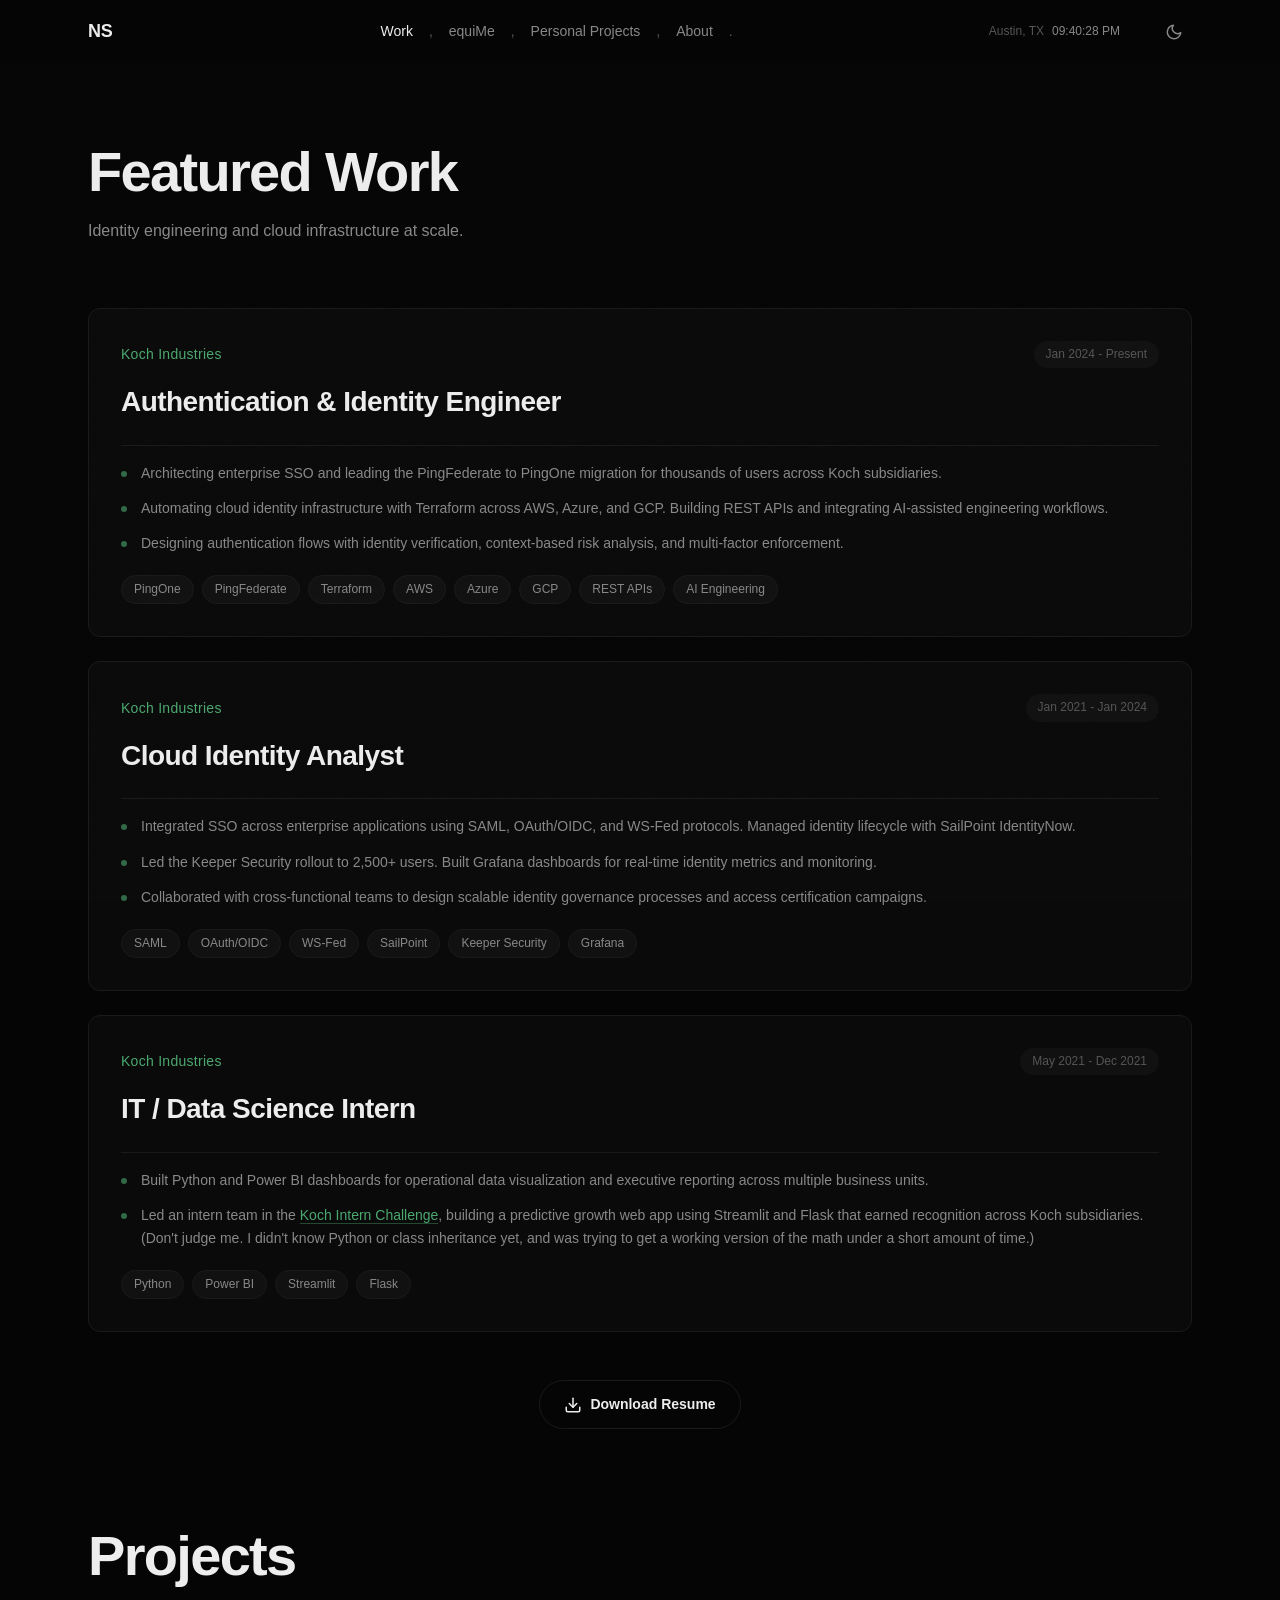
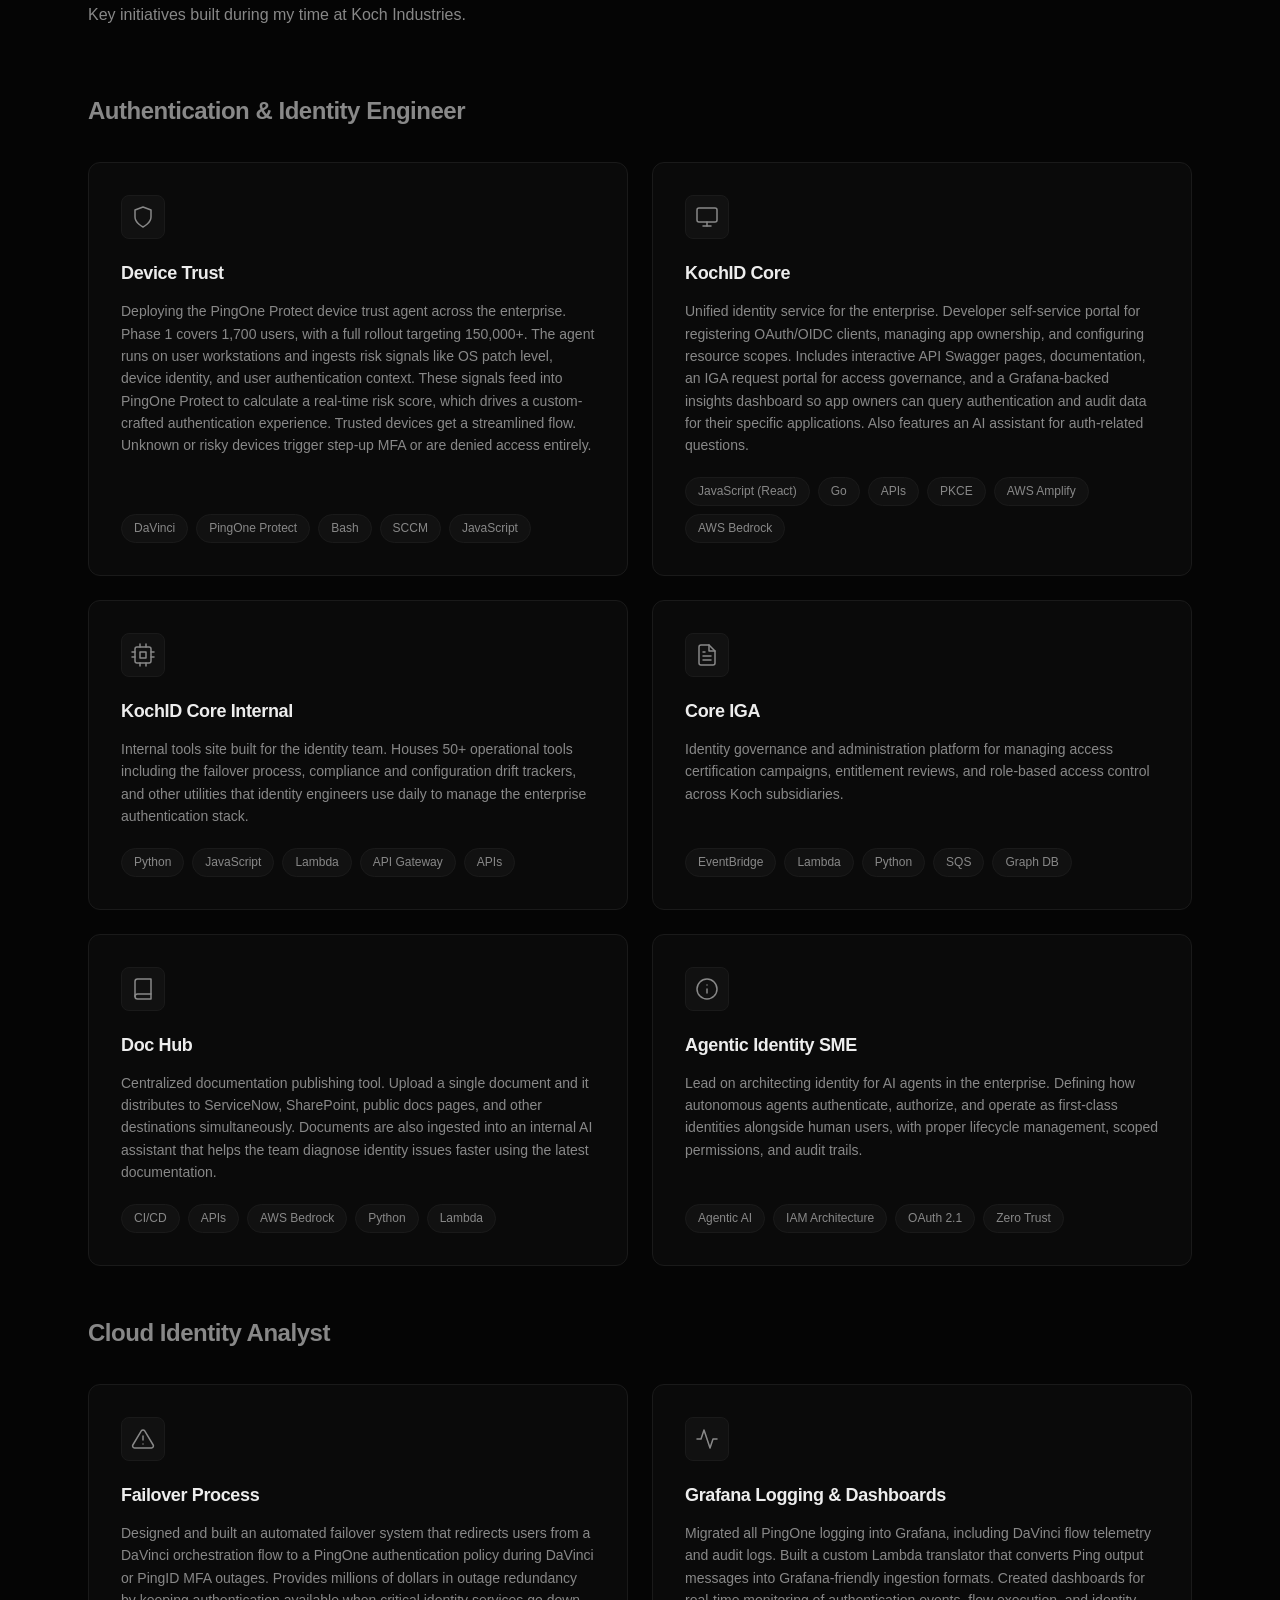
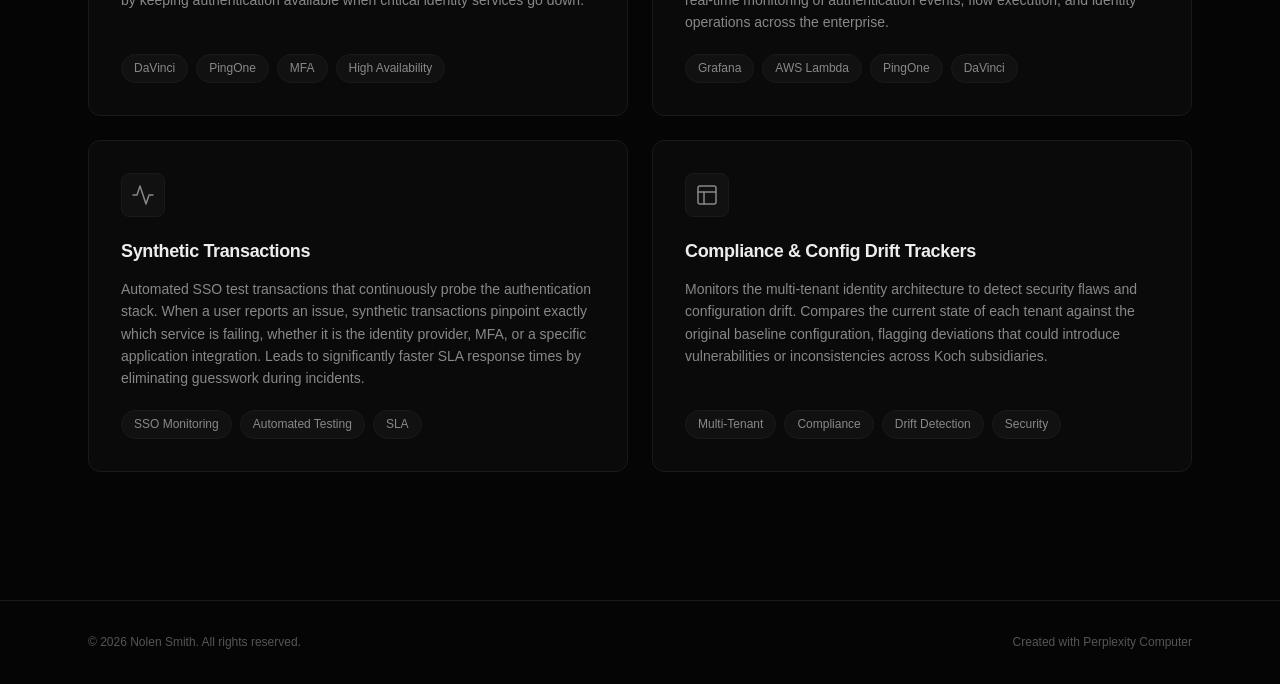
<file: work.html>
<!DOCTYPE html>
<html lang="en" data-theme="dark">
<head>
<!--
   ______                            __
  / ____/___  ____ ___  ____  __  __/ /____  _____
 / /   / __ \/ __ `__ \/ __ \/ / / / __/ _ \/ ___/
/ /___/ /_/ / / / / / / /_/ / /_/ / /_/  __/ /
\____/\____/_/ /_/ /_/ .___/\__,_/\__/\___/_/
                    /_/
        Created with Perplexity Computer
        https://www.perplexity.ai/computer
-->
<meta name="generator" content="Perplexity Computer">
<meta name="author" content="Perplexity Computer">
<meta property="og:see_also" content="https://www.perplexity.ai/computer">
<link rel="author" href="https://www.perplexity.ai/computer">

<meta charset="UTF-8">
<meta name="viewport" content="width=device-width, initial-scale=1.0">
<title>Featured Work | Nolen Smith</title>
<meta name="description" content="Identity engineering and cloud infrastructure experience at Koch Industries. Authentication, SSO, Terraform, and enterprise-scale IAM.">

<!-- Fonts -->
<link href="https://api.fontshare.com/v2/css?f[]=clash-display@400,500,600,700&f[]=satoshi@300,400,500,700&display=swap" rel="stylesheet">

<!-- Styles -->
<link rel="stylesheet" href="style.css">
</head>
<body>

<!-- NAVBAR -->
<nav class="navbar" id="navbar">
  <div class="nav-inner">
    <a href="index.html" class="nav-logo">NS</a>
    <div class="nav-links">
      <a href="work.html" class="nav-link active">Work</a><span class="nav-comma">,</span>
      <a href="equime.html" class="nav-link">equiMe</a><span class="nav-comma">,</span>
      <a href="projects.html" class="nav-link">Personal Projects</a><span class="nav-comma">,</span>
      <a href="about.html" class="nav-link">About</a><span class="nav-period">.</span>
    </div>
    <div class="nav-right">
      <div class="nav-clock" id="navClock" title="Austin, TX local time">
        <span class="clock-label">Austin, TX</span>
        <span class="clock-time" id="clockTime">--:--:-- --</span>
      </div>
      <button class="theme-toggle" id="themeToggle" aria-label="Toggle light/dark mode">
        <svg class="theme-icon sun" viewBox="0 0 24 24" fill="none" stroke="currentColor" stroke-width="2" stroke-linecap="round" stroke-linejoin="round"><circle cx="12" cy="12" r="5"/><line x1="12" y1="1" x2="12" y2="3"/><line x1="12" y1="21" x2="12" y2="23"/><line x1="4.22" y1="4.22" x2="5.64" y2="5.64"/><line x1="18.36" y1="18.36" x2="19.78" y2="19.78"/><line x1="1" y1="12" x2="3" y2="12"/><line x1="21" y1="12" x2="23" y2="12"/><line x1="4.22" y1="19.78" x2="5.64" y2="18.36"/><line x1="18.36" y1="5.64" x2="19.78" y2="4.22"/></svg>
        <svg class="theme-icon moon" viewBox="0 0 24 24" fill="none" stroke="currentColor" stroke-width="2" stroke-linecap="round" stroke-linejoin="round"><path d="M21 12.79A9 9 0 1 1 11.21 3 7 7 0 0 0 21 12.79z"/></svg>
      </button>
      <button class="mobile-menu-btn" id="mobileMenuBtn" aria-label="Toggle menu">
        <span></span><span></span><span></span>
      </button>
    </div>
  </div>
  <div class="mobile-menu" id="mobileMenu">
    <a href="work.html" class="mobile-link">Work</a>
    <a href="equime.html" class="mobile-link">equiMe</a>
    <a href="projects.html" class="mobile-link">Personal Projects</a>
    <a href="about.html" class="mobile-link">About</a>
  </div>
</nav>

<!-- FEATURED WORK -->
<section class="section section-page" id="work">
  <div class="container">
    <div class="section-header">
      <h2 class="section-title reveal">Featured Work</h2>
      <p class="section-subtitle reveal">Identity engineering and cloud infrastructure at scale.</p>
    </div>

    <div class="work-timeline">
      <!-- Role 1 -->
      <div class="work-card reveal">
        <div class="work-card-header">
          <div class="work-meta">
            <span class="work-company">Koch Industries</span>
            <span class="work-date">Jan 2024 - Present</span>
          </div>
          <h3 class="work-title">Authentication & Identity Engineer</h3>
        </div>
        <div class="work-card-body">
          <ul class="work-bullets">
            <li>Architecting enterprise SSO and leading the PingFederate to PingOne migration for thousands of users across Koch subsidiaries.</li>
            <li>Automating cloud identity infrastructure with Terraform across AWS, Azure, and GCP. Building REST APIs and integrating AI-assisted engineering workflows.</li>
            <li>Designing authentication flows with identity verification, context-based risk analysis, and multi-factor enforcement.</li>
          </ul>
          <div class="tech-tags">
            <span class="tag">PingOne</span>
            <span class="tag">PingFederate</span>
            <span class="tag">Terraform</span>
            <span class="tag">AWS</span>
            <span class="tag">Azure</span>
            <span class="tag">GCP</span>
            <span class="tag">REST APIs</span>
            <span class="tag">AI Engineering</span>
          </div>
        </div>
      </div>

      <!-- Role 2 -->
      <div class="work-card reveal">
        <div class="work-card-header">
          <div class="work-meta">
            <span class="work-company">Koch Industries</span>
            <span class="work-date">Jan 2021 - Jan 2024</span>
          </div>
          <h3 class="work-title">Cloud Identity Analyst</h3>
        </div>
        <div class="work-card-body">
          <ul class="work-bullets">
            <li>Integrated SSO across enterprise applications using SAML, OAuth/OIDC, and WS-Fed protocols. Managed identity lifecycle with SailPoint IdentityNow.</li>
            <li>Led the Keeper Security rollout to 2,500+ users. Built Grafana dashboards for real-time identity metrics and monitoring.</li>
            <li>Collaborated with cross-functional teams to design scalable identity governance processes and access certification campaigns.</li>
          </ul>
          <div class="tech-tags">
            <span class="tag">SAML</span>
            <span class="tag">OAuth/OIDC</span>
            <span class="tag">WS-Fed</span>
            <span class="tag">SailPoint</span>
            <span class="tag">Keeper Security</span>
            <span class="tag">Grafana</span>
          </div>
        </div>
      </div>

      <!-- Role 3 -->
      <div class="work-card reveal">
        <div class="work-card-header">
          <div class="work-meta">
            <span class="work-company">Koch Industries</span>
            <span class="work-date">May 2021 - Dec 2021</span>
          </div>
          <h3 class="work-title">IT / Data Science Intern</h3>
        </div>
        <div class="work-card-body">
          <ul class="work-bullets">
            <li>Built Python and Power BI dashboards for operational data visualization and executive reporting across multiple business units.</li>
            <li>Led an intern team in the <a href="https://github.com/nolen4242/Koch-Intern-Challenge" target="_blank" rel="noopener noreferrer" class="work-inline-link">Koch Intern Challenge</a>, building a predictive growth web app using Streamlit and Flask that earned recognition across Koch subsidiaries. (Don't judge me. I didn't know Python or class inheritance yet, and was trying to get a working version of the math under a short amount of time.)</li>
          </ul>
          <div class="tech-tags">
            <span class="tag">Python</span>
            <span class="tag">Power BI</span>
            <span class="tag">Streamlit</span>
            <span class="tag">Flask</span>
          </div>
        </div>
      </div>
    </div>

    <div class="work-cta reveal">
      <a href="assets/Nolen_Smith_Resume.pdf" class="btn btn-outline" target="_blank" rel="noopener noreferrer">
        <svg width="18" height="18" viewBox="0 0 24 24" fill="none" stroke="currentColor" stroke-width="2" stroke-linecap="round" stroke-linejoin="round"><path d="M21 15v4a2 2 0 0 1-2 2H5a2 2 0 0 1-2-2v-4"/><polyline points="7 10 12 15 17 10"/><line x1="12" y1="15" x2="12" y2="3"/></svg>
        Download Resume
      </a>
    </div>

    <!-- PROJECTS -->
    <div class="section-header" style="margin-top: var(--space-24)">
      <h2 class="section-title reveal">Projects</h2>
      <p class="section-subtitle reveal">Key initiatives built during my time at Koch Industries.</p>
    </div>

    <!-- Engineer Projects -->
    <h3 class="work-projects-role reveal">Authentication & Identity Engineer</h3>

    <div class="projects-grid">
      <div class="project-card reveal">
        <div class="project-card-inner">
          <div class="project-icon">
            <svg width="24" height="24" viewBox="0 0 24 24" fill="none" stroke="currentColor" stroke-width="1.5" stroke-linecap="round" stroke-linejoin="round"><path d="M12 22s8-4 8-10V5l-8-3-8 3v7c0 6 8 10 8 10z"/></svg>
          </div>
          <h3 class="project-name">Device Trust</h3>
          <p class="project-desc">Deploying the PingOne Protect device trust agent across the enterprise. Phase 1 covers 1,700 users, with a full rollout targeting 150,000+. The agent runs on user workstations and ingests risk signals like OS patch level, device identity, and user authentication context. These signals feed into PingOne Protect to calculate a real-time risk score, which drives a custom-crafted authentication experience. Trusted devices get a streamlined flow. Unknown or risky devices trigger step-up MFA or are denied access entirely.</p>
          <div class="tech-tags">
            <span class="tag">DaVinci</span>
            <span class="tag">PingOne Protect</span>
            <span class="tag">Bash</span>
            <span class="tag">SCCM</span>
            <span class="tag">JavaScript</span>
          </div>
        </div>
      </div>

      <div class="project-card reveal">
        <div class="project-card-inner">
          <div class="project-icon">
            <svg width="24" height="24" viewBox="0 0 24 24" fill="none" stroke="currentColor" stroke-width="1.5" stroke-linecap="round" stroke-linejoin="round"><rect x="2" y="3" width="20" height="14" rx="2" ry="2"/><line x1="8" y1="21" x2="16" y2="21"/><line x1="12" y1="17" x2="12" y2="21"/></svg>
          </div>
          <h3 class="project-name">KochID Core</h3>
          <p class="project-desc">Unified identity service for the enterprise. Developer self-service portal for registering OAuth/OIDC clients, managing app ownership, and configuring resource scopes. Includes interactive API Swagger pages, documentation, an IGA request portal for access governance, and a Grafana-backed insights dashboard so app owners can query authentication and audit data for their specific applications. Also features an AI assistant for auth-related questions.</p>
          <div class="tech-tags">
            <span class="tag">JavaScript (React)</span>
            <span class="tag">Go</span>
            <span class="tag">APIs</span>
            <span class="tag">PKCE</span>
            <span class="tag">AWS Amplify</span>
            <span class="tag">AWS Bedrock</span>
          </div>
        </div>
      </div>

      <div class="project-card reveal">
        <div class="project-card-inner">
          <div class="project-icon">
            <svg width="24" height="24" viewBox="0 0 24 24" fill="none" stroke="currentColor" stroke-width="1.5" stroke-linecap="round" stroke-linejoin="round"><rect x="4" y="4" width="16" height="16" rx="2"/><rect x="9" y="9" width="6" height="6"/><line x1="9" y1="1" x2="9" y2="4"/><line x1="15" y1="1" x2="15" y2="4"/><line x1="9" y1="20" x2="9" y2="23"/><line x1="15" y1="20" x2="15" y2="23"/><line x1="20" y1="9" x2="23" y2="9"/><line x1="20" y1="14" x2="23" y2="14"/><line x1="1" y1="9" x2="4" y2="9"/><line x1="1" y1="14" x2="4" y2="14"/></svg>
          </div>
          <h3 class="project-name">KochID Core Internal</h3>
          <p class="project-desc">Internal tools site built for the identity team. Houses 50+ operational tools including the failover process, compliance and configuration drift trackers, and other utilities that identity engineers use daily to manage the enterprise authentication stack.</p>
          <div class="tech-tags">
            <span class="tag">Python</span>
            <span class="tag">JavaScript</span>
            <span class="tag">Lambda</span>
            <span class="tag">API Gateway</span>
            <span class="tag">APIs</span>
          </div>
        </div>
      </div>

      <div class="project-card reveal">
        <div class="project-card-inner">
          <div class="project-icon">
            <svg width="24" height="24" viewBox="0 0 24 24" fill="none" stroke="currentColor" stroke-width="1.5" stroke-linecap="round" stroke-linejoin="round"><path d="M14 2H6a2 2 0 0 0-2 2v16a2 2 0 0 0 2 2h12a2 2 0 0 0 2-2V8z"/><polyline points="14 2 14 8 20 8"/><line x1="16" y1="13" x2="8" y2="13"/><line x1="16" y1="17" x2="8" y2="17"/><polyline points="10 9 9 9 8 9"/></svg>
          </div>
          <h3 class="project-name">Core IGA</h3>
          <p class="project-desc">Identity governance and administration platform for managing access certification campaigns, entitlement reviews, and role-based access control across Koch subsidiaries.</p>
          <div class="tech-tags">
            <span class="tag">EventBridge</span>
            <span class="tag">Lambda</span>
            <span class="tag">Python</span>
            <span class="tag">SQS</span>
            <span class="tag">Graph DB</span>
          </div>
        </div>
      </div>

      <div class="project-card reveal">
        <div class="project-card-inner">
          <div class="project-icon">
            <svg width="24" height="24" viewBox="0 0 24 24" fill="none" stroke="currentColor" stroke-width="1.5" stroke-linecap="round" stroke-linejoin="round"><path d="M4 19.5A2.5 2.5 0 0 1 6.5 17H20"/><path d="M6.5 2H20v20H6.5A2.5 2.5 0 0 1 4 19.5v-15A2.5 2.5 0 0 1 6.5 2z"/></svg>
          </div>
          <h3 class="project-name">Doc Hub</h3>
          <p class="project-desc">Centralized documentation publishing tool. Upload a single document and it distributes to ServiceNow, SharePoint, public docs pages, and other destinations simultaneously. Documents are also ingested into an internal AI assistant that helps the team diagnose identity issues faster using the latest documentation.</p>
          <div class="tech-tags">
            <span class="tag">CI/CD</span>
            <span class="tag">APIs</span>
            <span class="tag">AWS Bedrock</span>
            <span class="tag">Python</span>
            <span class="tag">Lambda</span>
          </div>
        </div>
      </div>

      <div class="project-card reveal">
        <div class="project-card-inner">
          <div class="project-icon">
            <svg width="24" height="24" viewBox="0 0 24 24" fill="none" stroke="currentColor" stroke-width="1.5" stroke-linecap="round" stroke-linejoin="round"><circle cx="12" cy="12" r="10"/><path d="M12 16v-4"/><path d="M12 8h.01"/></svg>
          </div>
          <h3 class="project-name">Agentic Identity SME</h3>
          <p class="project-desc">Lead on architecting identity for AI agents in the enterprise. Defining how autonomous agents authenticate, authorize, and operate as first-class identities alongside human users, with proper lifecycle management, scoped permissions, and audit trails.</p>
          <div class="tech-tags">
            <span class="tag">Agentic AI</span>
            <span class="tag">IAM Architecture</span>
            <span class="tag">OAuth 2.1</span>
            <span class="tag">Zero Trust</span>
          </div>
        </div>
      </div>
    </div>

    <!-- Analyst Projects -->
    <h3 class="work-projects-role reveal">Cloud Identity Analyst</h3>

    <div class="projects-grid">
      <div class="project-card reveal">
        <div class="project-card-inner">
          <div class="project-icon">
            <svg width="24" height="24" viewBox="0 0 24 24" fill="none" stroke="currentColor" stroke-width="1.5" stroke-linecap="round" stroke-linejoin="round"><path d="M10.29 3.86L1.82 18a2 2 0 0 0 1.71 3h16.94a2 2 0 0 0 1.71-3L13.71 3.86a2 2 0 0 0-3.42 0z"/><line x1="12" y1="9" x2="12" y2="13"/><line x1="12" y1="17" x2="12.01" y2="17"/></svg>
          </div>
          <h3 class="project-name">Failover Process</h3>
          <p class="project-desc">Designed and built an automated failover system that redirects users from a DaVinci orchestration flow to a PingOne authentication policy during DaVinci or PingID MFA outages. Provides millions of dollars in outage redundancy by keeping authentication available when critical identity services go down.</p>
          <div class="tech-tags">
            <span class="tag">DaVinci</span>
            <span class="tag">PingOne</span>
            <span class="tag">MFA</span>
            <span class="tag">High Availability</span>
          </div>
        </div>
      </div>

      <div class="project-card reveal">
        <div class="project-card-inner">
          <div class="project-icon">
            <svg width="24" height="24" viewBox="0 0 24 24" fill="none" stroke="currentColor" stroke-width="1.5" stroke-linecap="round" stroke-linejoin="round"><path d="M22 12h-4l-3 9L9 3l-3 9H2"/></svg>
          </div>
          <h3 class="project-name">Grafana Logging & Dashboards</h3>
          <p class="project-desc">Migrated all PingOne logging into Grafana, including DaVinci flow telemetry and audit logs. Built a custom Lambda translator that converts Ping output messages into Grafana-friendly ingestion formats. Created dashboards for real-time monitoring of authentication events, flow execution, and identity operations across the enterprise.</p>
          <div class="tech-tags">
            <span class="tag">Grafana</span>
            <span class="tag">AWS Lambda</span>
            <span class="tag">PingOne</span>
            <span class="tag">DaVinci</span>
          </div>
        </div>
      </div>

      <div class="project-card reveal">
        <div class="project-card-inner">
          <div class="project-icon">
            <svg width="24" height="24" viewBox="0 0 24 24" fill="none" stroke="currentColor" stroke-width="1.5" stroke-linecap="round" stroke-linejoin="round"><polyline points="22 12 18 12 15 21 9 3 6 12 2 12"/></svg>
          </div>
          <h3 class="project-name">Synthetic Transactions</h3>
          <p class="project-desc">Automated SSO test transactions that continuously probe the authentication stack. When a user reports an issue, synthetic transactions pinpoint exactly which service is failing, whether it is the identity provider, MFA, or a specific application integration. Leads to significantly faster SLA response times by eliminating guesswork during incidents.</p>
          <div class="tech-tags">
            <span class="tag">SSO Monitoring</span>
            <span class="tag">Automated Testing</span>
            <span class="tag">SLA</span>
          </div>
        </div>
      </div>

      <div class="project-card reveal">
        <div class="project-card-inner">
          <div class="project-icon">
            <svg width="24" height="24" viewBox="0 0 24 24" fill="none" stroke="currentColor" stroke-width="1.5" stroke-linecap="round" stroke-linejoin="round"><rect x="3" y="3" width="18" height="18" rx="2" ry="2"/><line x1="3" y1="9" x2="21" y2="9"/><line x1="9" y1="21" x2="9" y2="9"/></svg>
          </div>
          <h3 class="project-name">Compliance & Config Drift Trackers</h3>
          <p class="project-desc">Monitors the multi-tenant identity architecture to detect security flaws and configuration drift. Compares the current state of each tenant against the original baseline configuration, flagging deviations that could introduce vulnerabilities or inconsistencies across Koch subsidiaries.</p>
          <div class="tech-tags">
            <span class="tag">Multi-Tenant</span>
            <span class="tag">Compliance</span>
            <span class="tag">Drift Detection</span>
            <span class="tag">Security</span>
          </div>
        </div>
      </div>
    </div>

  </div>
</section>

<!-- FOOTER -->
<footer class="footer">
  <div class="container footer-inner">
    <p class="footer-copy">&copy; 2026 Nolen Smith. All rights reserved.</p>
    <a href="https://www.perplexity.ai/computer" target="_blank" rel="noopener noreferrer" class="footer-attribution">
      Created with Perplexity Computer
    </a>
  </div>
</footer>

<script src="app.js"></script>
</body>
</html>
</file>
<file: style.css>
/* ================================================
   NOLEN SMITH // PORTFOLIO
   Premium dark-luxury minimal design
   ================================================ */

/* ---- CSS Custom Properties ---- */
:root {
  /* Timing */
  --ease-out: cubic-bezier(0.16, 1, 0.3, 1);
  --ease-in: cubic-bezier(0.4, 0, 1, 1);
  --ease-in-out: cubic-bezier(0.4, 0, 0.2, 1);
  --transition-interactive: 180ms cubic-bezier(0.16, 1, 0.3, 1);

  /* Spacing */
  --space-1: 4px;
  --space-2: 8px;
  --space-3: 12px;
  --space-4: 16px;
  --space-5: 20px;
  --space-6: 24px;
  --space-8: 32px;
  --space-10: 40px;
  --space-12: 48px;
  --space-16: 64px;
  --space-20: 80px;
  --space-24: 96px;
  --space-32: 128px;

  /* Typography */
  --font-display: 'Clash Display', sans-serif;
  --font-body: 'Satoshi', sans-serif;

  --text-xs: 0.75rem;
  --text-sm: 0.875rem;
  --text-base: 1rem;
  --text-lg: 1.125rem;
  --text-xl: 1.5rem;
  --text-2xl: 2rem;
  --text-3xl: 3rem;
  --text-4xl: 4rem;
  --text-hero: clamp(3.5rem, 10vw, 9rem);

  /* Layout */
  --container-max: 1200px;
  --container-padding: clamp(20px, 5vw, 48px);
  --nav-height: 64px;
  --border-radius: 12px;
  --border-radius-sm: 8px;
  --border-radius-xs: 6px;
}

/* ---- DARK THEME (default) ---- */
[data-theme="dark"] {
  --color-bg: #050505;
  --color-surface: #0a0a0a;
  --color-surface-2: #111111;
  --color-border: #1a1a1a;
  --color-border-hover: #2a2a2a;
  --color-text: #ededed;
  --color-text-muted: #888888;
  --color-text-faint: #555555;
  --color-primary: #4BA86F;
  --color-primary-hover: #5bc47f;
  --color-primary-dim: rgba(75, 168, 111, 0.1);
  --color-secondary: #3b82f6;
  --color-nav-bg: rgba(5, 5, 5, 0.85);
  --color-card-glow: rgba(75, 168, 111, 0.06);
  --color-hero-gradient: radial-gradient(ellipse 80% 60% at 50% 0%, rgba(75, 168, 111, 0.06) 0%, transparent 60%);
}

/* ---- LIGHT THEME ---- */
[data-theme="light"] {
  --color-bg: #fafafa;
  --color-surface: #ffffff;
  --color-surface-2: #f5f5f5;
  --color-border: #e5e5e5;
  --color-border-hover: #d0d0d0;
  --color-text: #0a0a0a;
  --color-text-muted: #666666;
  --color-text-faint: #999999;
  --color-primary: #3d8f5c;
  --color-primary-hover: #4BA86F;
  --color-primary-dim: rgba(61, 143, 92, 0.08);
  --color-secondary: #2563eb;
  --color-nav-bg: rgba(250, 250, 250, 0.85);
  --color-card-glow: rgba(61, 143, 92, 0.04);
  --color-hero-gradient: radial-gradient(ellipse 80% 60% at 50% 0%, rgba(61, 143, 92, 0.04) 0%, transparent 60%);
}

/* ---- RESET ---- */
*, *::before, *::after {
  margin: 0;
  padding: 0;
  box-sizing: border-box;
}

html {
  scroll-behavior: smooth;
  -webkit-font-smoothing: antialiased;
  -moz-osx-font-smoothing: grayscale;
  scroll-padding-top: var(--nav-height);
}

body {
  font-family: var(--font-body);
  font-size: var(--text-base);
  font-weight: 400;
  line-height: 1.6;
  color: var(--color-text);
  background-color: var(--color-bg);
  overflow-x: hidden;
  transition: background-color 0.4s var(--ease-in-out), color 0.4s var(--ease-in-out);
}

a {
  color: inherit;
  text-decoration: none;
}

ul, ol {
  list-style: none;
}

img {
  max-width: 100%;
  display: block;
}

button {
  font-family: inherit;
  cursor: pointer;
  border: none;
  background: none;
  color: inherit;
}

::selection {
  background: var(--color-primary);
  color: #fff;
}

/* ---- CONTAINER ---- */
.container {
  max-width: var(--container-max);
  margin: 0 auto;
  padding-left: var(--container-padding);
  padding-right: var(--container-padding);
}

/* ---- SECTION ---- */
.section {
  padding: clamp(80px, 10vw, 160px) 0;
  position: relative;
}

/* Page-level sections need top padding to clear fixed nav */
.section-page {
  padding-top: calc(var(--nav-height) + clamp(48px, 6vw, 96px));
  min-height: calc(100vh - 80px);
}

.section-header {
  margin-bottom: var(--space-16);
}

.section-title {
  font-family: var(--font-display);
  font-size: clamp(2rem, 5vw, 3.5rem);
  font-weight: 600;
  letter-spacing: -0.03em;
  line-height: 1.1;
  color: var(--color-text);
}

.section-subtitle {
  font-size: var(--text-base);
  color: var(--color-text-muted);
  margin-top: var(--space-4);
  max-width: 500px;
}

/* ================================================
   NAVBAR
   ================================================ */
.navbar {
  position: fixed;
  top: 0;
  left: 0;
  right: 0;
  z-index: 100;
  height: var(--nav-height);
  background: var(--color-nav-bg);
  backdrop-filter: blur(20px);
  -webkit-backdrop-filter: blur(20px);
  border-bottom: 1px solid transparent;
  transition: border-color 0.3s var(--ease-out),
              transform 0.3s var(--ease-out),
              background 0.4s var(--ease-in-out);
}

.navbar.scrolled {
  border-bottom-color: var(--color-border);
}

.nav-inner {
  max-width: var(--container-max);
  margin: 0 auto;
  padding: 0 var(--container-padding);
  height: 100%;
  display: flex;
  align-items: center;
  justify-content: space-between;
}

.nav-logo {
  font-family: var(--font-display);
  font-size: var(--text-lg);
  font-weight: 700;
  letter-spacing: -0.02em;
  color: var(--color-text);
  transition: color var(--transition-interactive);
}

.nav-logo:hover {
  color: var(--color-primary);
}

.nav-links {
  display: flex;
  align-items: center;
  gap: var(--space-1);
}

.nav-link {
  font-size: var(--text-sm);
  font-weight: 500;
  color: var(--color-text-muted);
  padding: var(--space-2) var(--space-3);
  border-radius: var(--border-radius-xs);
  transition: color var(--transition-interactive),
              background var(--transition-interactive);
}

.nav-link:hover,
.nav-link.active {
  color: var(--color-text);
}

.nav-link:hover {
  background: var(--color-surface-2);
}

.nav-comma, .nav-period {
  font-size: var(--text-sm);
  color: var(--color-text-faint);
  user-select: none;
}

.nav-right {
  display: flex;
  align-items: center;
  gap: var(--space-4);
}

.nav-clock {
  display: flex;
  align-items: center;
  gap: var(--space-2);
  font-size: var(--text-xs);
  color: var(--color-text-muted);
  font-variant-numeric: tabular-nums;
}

.clock-label {
  color: var(--color-text-faint);
}

.clock-time {
  color: var(--color-text-muted);
  font-weight: 500;
  min-width: 88px;
}

/* Theme toggle */
.theme-toggle {
  width: 36px;
  height: 36px;
  display: flex;
  align-items: center;
  justify-content: center;
  border-radius: var(--border-radius-xs);
  transition: background var(--transition-interactive),
              color var(--transition-interactive);
  color: var(--color-text-muted);
}

.theme-toggle:hover {
  background: var(--color-surface-2);
  color: var(--color-text);
}

.theme-icon {
  width: 18px;
  height: 18px;
}

[data-theme="dark"] .theme-icon.sun { display: none; }
[data-theme="dark"] .theme-icon.moon { display: block; }
[data-theme="light"] .theme-icon.sun { display: block; }
[data-theme="light"] .theme-icon.moon { display: none; }

/* Mobile menu button */
.mobile-menu-btn {
  display: none;
  flex-direction: column;
  justify-content: center;
  align-items: center;
  width: 36px;
  height: 36px;
  gap: 5px;
  border-radius: var(--border-radius-xs);
  transition: background var(--transition-interactive);
}

.mobile-menu-btn span {
  display: block;
  width: 18px;
  height: 2px;
  background: var(--color-text-muted);
  border-radius: 2px;
  transition: transform 0.3s var(--ease-out),
              opacity 0.3s var(--ease-out),
              background 0.3s var(--ease-out);
}

.mobile-menu-btn.active span:nth-child(1) {
  transform: translateY(7px) rotate(45deg);
}
.mobile-menu-btn.active span:nth-child(2) {
  opacity: 0;
}
.mobile-menu-btn.active span:nth-child(3) {
  transform: translateY(-7px) rotate(-45deg);
}

.mobile-menu {
  display: none;
  position: absolute;
  top: var(--nav-height);
  left: 0;
  right: 0;
  background: var(--color-bg);
  border-bottom: 1px solid var(--color-border);
  padding: var(--space-6) var(--container-padding);
  flex-direction: column;
  gap: var(--space-2);
  z-index: 99;
}

.mobile-menu.open {
  display: flex;
}

.mobile-link {
  font-size: var(--text-base);
  font-weight: 500;
  color: var(--color-text-muted);
  padding: var(--space-3) var(--space-4);
  border-radius: var(--border-radius-xs);
  transition: color var(--transition-interactive),
              background var(--transition-interactive);
}

.mobile-link:hover {
  color: var(--color-text);
  background: var(--color-surface-2);
}

@media (max-width: 768px) {
  .nav-links { display: none; }
  .nav-clock { display: none; }
  .mobile-menu-btn { display: flex; }
}

/* ================================================
   HERO
   ================================================ */
.hero {
  min-height: 100vh;
  display: flex;
  flex-direction: column;
  justify-content: center;
  align-items: center;
  position: relative;
  padding: var(--nav-height) var(--container-padding) var(--space-16);
  background: var(--color-hero-gradient);
}

.hero-inner {
  max-width: var(--container-max);
  width: 100%;
  margin: 0 auto;
  display: flex;
  flex-direction: column;
  align-items: flex-start;
  position: relative;
}

.hero-content {
  width: 100%;
}

.hero-name {
  font-family: var(--font-display);
  font-size: var(--text-hero);
  font-weight: 700;
  letter-spacing: -0.04em;
  line-height: 0.92;
  color: var(--color-text);
  margin-bottom: var(--space-8);
  display: flex;
  flex-direction: column;
  gap: 0.05em;
}

.hero-name-line {
  display: flex;
  overflow: hidden;
}

.letter {
  display: inline-block;
  opacity: 0;
  transform: translateY(100%);
  animation: letterReveal 0.7s var(--ease-out) forwards;
  animation-delay: calc(0.06s * var(--i) + 0.1s);
}

@keyframes letterReveal {
  to {
    opacity: 1;
    transform: translateY(0);
  }
}

.hero-subtitle {
  font-family: var(--font-display);
  font-size: clamp(1.25rem, 3vw, 1.75rem);
  font-weight: 500;
  color: var(--color-text-muted);
  letter-spacing: -0.01em;
  margin-bottom: var(--space-4);
}

.hero-tagline {
  font-size: var(--text-base);
  color: var(--color-text-faint);
  max-width: 520px;
  line-height: 1.6;
}

/* Hero badge */
.hero-badge {
  display: inline-flex;
  align-items: center;
  gap: var(--space-3);
  margin-top: var(--space-10);
  padding: var(--space-3) var(--space-5);
  background: var(--color-surface);
  border: 1px solid var(--color-border);
  border-radius: 100px;
  font-size: var(--text-sm);
  color: var(--color-text-muted);
  transition: border-color var(--transition-interactive),
              background var(--transition-interactive),
              transform var(--transition-interactive);
}

.hero-badge:hover {
  border-color: var(--color-primary);
  background: var(--color-primary-dim);
  transform: translateY(-2px);
}

.hero-badge strong {
  color: var(--color-primary);
  font-weight: 600;
}

.badge-pulse {
  width: 8px;
  height: 8px;
  background: var(--color-primary);
  border-radius: 50%;
  position: relative;
  flex-shrink: 0;
}

.badge-pulse::after {
  content: '';
  position: absolute;
  inset: -3px;
  border-radius: 50%;
  background: var(--color-primary);
  opacity: 0;
  animation: pulse 2s var(--ease-out) infinite;
}

@keyframes pulse {
  0% { transform: scale(1); opacity: 0.6; }
  100% { transform: scale(2.5); opacity: 0; }
}

/* Scroll indicator */
.hero-scroll-indicator {
  position: absolute;
  bottom: var(--space-10);
  left: 50%;
  transform: translateX(-50%);
}

.scroll-line {
  width: 1px;
  height: 48px;
  background: linear-gradient(to bottom, var(--color-text-faint), transparent);
  position: relative;
  overflow: hidden;
}

.scroll-line::after {
  content: '';
  position: absolute;
  top: 0;
  left: 0;
  width: 100%;
  height: 16px;
  background: var(--color-primary);
  animation: scrollDown 1.5s var(--ease-in-out) infinite;
}

@keyframes scrollDown {
  0% { top: -16px; }
  100% { top: 48px; }
}

/* ---- Entrance animation helper ---- */
.anim-fade {
  opacity: 0;
  transform: translateY(12px);
  animation: fadeUp 0.6s var(--ease-out) forwards;
  animation-delay: var(--delay, 0s);
}

@keyframes fadeUp {
  to {
    opacity: 1;
    transform: translateY(0);
  }
}

/* ================================================
   SCROLL REVEAL
   ================================================ */
.reveal {
  opacity: 0;
  transform: translateY(24px);
  transition: opacity 0.7s var(--ease-out), transform 0.7s var(--ease-out);
}

.reveal.visible {
  opacity: 1;
  transform: translateY(0);
}

/* ================================================
   FEATURED WORK
   ================================================ */
.work-timeline {
  display: flex;
  flex-direction: column;
  gap: var(--space-6);
}

.work-card {
  background: var(--color-surface);
  border: 1px solid var(--color-border);
  border-radius: var(--border-radius);
  padding: var(--space-8);
  transition: border-color 0.3s var(--ease-out),
              box-shadow 0.3s var(--ease-out),
              transform 0.3s var(--ease-out);
}

.work-card:hover {
  border-color: var(--color-border-hover);
  box-shadow: 0 0 40px var(--color-card-glow);
  transform: translateY(-2px);
}

.work-card-header {
  margin-bottom: var(--space-5);
}

.work-meta {
  display: flex;
  align-items: center;
  justify-content: space-between;
  gap: var(--space-4);
  margin-bottom: var(--space-3);
  flex-wrap: wrap;
}

.work-company {
  font-size: var(--text-sm);
  font-weight: 500;
  color: var(--color-primary);
  letter-spacing: 0.02em;
}

.work-date {
  font-size: var(--text-xs);
  color: var(--color-text-faint);
  background: var(--color-surface-2);
  padding: var(--space-1) var(--space-3);
  border-radius: 100px;
  font-weight: 500;
  white-space: nowrap;
}

.work-title {
  font-family: var(--font-display);
  font-size: clamp(1.25rem, 3vw, 1.75rem);
  font-weight: 600;
  letter-spacing: -0.02em;
  color: var(--color-text);
}

.work-card-body {
  padding-top: var(--space-4);
  border-top: 1px solid var(--color-border);
}

.work-bullets {
  margin-bottom: var(--space-5);
}

.work-bullets li {
  font-size: var(--text-sm);
  color: var(--color-text-muted);
  line-height: 1.65;
  padding-left: var(--space-5);
  position: relative;
  margin-bottom: var(--space-3);
}

.work-bullets li::before {
  content: '';
  position: absolute;
  left: 0;
  top: 9px;
  width: 6px;
  height: 6px;
  background: var(--color-primary);
  border-radius: 50%;
  opacity: 0.6;
}

/* Tech tags */
.tech-tags {
  display: flex;
  flex-wrap: wrap;
  gap: var(--space-2);
}

.tag {
  font-size: var(--text-xs);
  font-weight: 500;
  color: var(--color-text-muted);
  background: var(--color-surface-2);
  border: 1px solid var(--color-border);
  padding: var(--space-1) var(--space-3);
  border-radius: 100px;
  white-space: nowrap;
  transition: border-color var(--transition-interactive),
              color var(--transition-interactive);
}

.work-cta {
  margin-top: var(--space-12);
  text-align: center;
}

.work-inline-link {
  color: var(--color-primary);
  text-decoration: underline;
  text-underline-offset: 3px;
  text-decoration-color: rgba(75, 168, 111, 0.4);
  transition: text-decoration-color var(--transition-interactive);
}

.work-inline-link:hover {
  text-decoration-color: var(--color-primary);
}

.work-projects-role {
  font-family: var(--font-display);
  font-size: var(--text-xl);
  font-weight: 600;
  letter-spacing: -0.02em;
  color: var(--color-text-muted);
  margin-bottom: var(--space-8);
  margin-top: var(--space-12);
}

/* Buttons */
.btn {
  display: inline-flex;
  align-items: center;
  gap: var(--space-2);
  font-family: var(--font-body);
  font-size: var(--text-sm);
  font-weight: 600;
  padding: var(--space-3) var(--space-6);
  border-radius: 100px;
  transition: background var(--transition-interactive),
              color var(--transition-interactive),
              border-color var(--transition-interactive),
              transform var(--transition-interactive),
              box-shadow var(--transition-interactive);
}

.btn:active {
  transform: translateY(0) scale(0.98);
}

.btn-outline {
  color: var(--color-text);
  border: 1px solid var(--color-border);
  background: transparent;
}

.btn-outline:hover {
  border-color: var(--color-text-muted);
  background: var(--color-surface-2);
  transform: translateY(-1px);
}

.btn-equime {
  color: #fff;
  background: var(--color-primary);
  border: 1px solid var(--color-primary);
}

.btn-equime:hover {
  background: var(--color-primary-hover);
  border-color: var(--color-primary-hover);
  transform: translateY(-1px);
  box-shadow: 0 8px 30px rgba(75, 168, 111, 0.3);
}

/* ================================================
   equiMe SECTION
   ================================================ */
.section-equime {
  background: var(--color-surface);
  border-top: 1px solid var(--color-border);
  border-bottom: 1px solid var(--color-border);
  position: relative;
  overflow: hidden;
}

.section-equime::before {
  content: '';
  position: absolute;
  top: 0;
  left: 0;
  right: 0;
  height: 1px;
  background: linear-gradient(90deg, transparent, var(--color-primary), transparent);
  opacity: 0.4;
}

.equime-header {
  text-align: center;
  margin-bottom: var(--space-16);
}

.equime-label {
  display: inline-block;
  font-size: var(--text-xs);
  font-weight: 500;
  color: var(--color-primary);
  letter-spacing: 0.08em;
  text-transform: uppercase;
  margin-bottom: var(--space-5);
}

.equime-title {
  font-family: var(--font-display);
  font-size: clamp(3rem, 8vw, 6rem);
  font-weight: 700;
  letter-spacing: -0.04em;
  color: var(--color-primary);
  line-height: 1;
  margin-bottom: var(--space-3);
}

.equime-motto {
  font-family: var(--font-display);
  font-size: clamp(1.25rem, 3vw, 1.75rem);
  font-weight: 500;
  color: var(--color-text-muted);
  letter-spacing: -0.01em;
}

.equime-grid {
  display: grid;
  grid-template-columns: 1fr 1fr;
  gap: var(--space-12);
  margin-bottom: var(--space-12);
}

.equime-text {
  font-size: var(--text-base);
  color: var(--color-text-muted);
  line-height: 1.7;
  margin-bottom: var(--space-5);
}

.equime-market {
  font-size: var(--text-sm);
  font-weight: 600;
  color: var(--color-primary);
  margin-bottom: var(--space-6);
}

.tag-equime {
  border-color: rgba(75, 168, 111, 0.2);
  color: var(--color-primary);
  background: var(--color-primary-dim);
}

.equime-highlights {
  display: flex;
  flex-direction: column;
  gap: var(--space-4);
}

.highlight-card {
  display: flex;
  align-items: flex-start;
  gap: var(--space-4);
  padding: var(--space-5);
  background: var(--color-surface-2);
  border: 1px solid var(--color-border);
  border-radius: var(--border-radius-sm);
  transition: border-color var(--transition-interactive);
}

.highlight-card:hover {
  border-color: rgba(75, 168, 111, 0.3);
}

.highlight-icon {
  flex-shrink: 0;
  width: 36px;
  height: 36px;
  display: flex;
  align-items: center;
  justify-content: center;
  background: var(--color-primary-dim);
  border-radius: var(--border-radius-xs);
  color: var(--color-primary);
}

.highlight-card p {
  font-size: var(--text-sm);
  color: var(--color-text-muted);
  line-height: 1.55;
}

.equime-inline-link {
  color: var(--color-primary);
  font-weight: 500;
  text-decoration: underline;
  text-underline-offset: 3px;
  text-decoration-color: rgba(75, 168, 111, 0.4);
  transition: text-decoration-color var(--transition-interactive);
}

.equime-inline-link:hover {
  text-decoration-color: var(--color-primary);
}

.equime-cta {
  text-align: center;
  display: flex;
  justify-content: center;
  flex-wrap: wrap;
  gap: var(--space-3);
}

@media (max-width: 768px) {
  .equime-grid {
    grid-template-columns: 1fr;
    gap: var(--space-8);
  }
}

/* ================================================
   OTHER PROJECTS
   ================================================ */
.projects-grid {
  display: grid;
  grid-template-columns: 1fr 1fr;
  gap: var(--space-6);
}

.project-card {
  background: var(--color-surface);
  border: 1px solid var(--color-border);
  border-radius: var(--border-radius);
  overflow: hidden;
  transition: border-color 0.3s var(--ease-out),
              box-shadow 0.3s var(--ease-out),
              transform 0.3s var(--ease-out);
}

.project-card:hover {
  border-color: var(--color-border-hover);
  box-shadow: 0 0 40px var(--color-card-glow);
  transform: translateY(-3px) scale(1.01);
}

a.project-card {
  cursor: pointer;
}

.project-card-inner {
  padding: var(--space-8);
  display: flex;
  flex-direction: column;
  height: 100%;
}

.project-icon {
  width: 44px;
  height: 44px;
  display: flex;
  align-items: center;
  justify-content: center;
  background: var(--color-surface-2);
  border: 1px solid var(--color-border);
  border-radius: var(--border-radius-sm);
  color: var(--color-text-muted);
  margin-bottom: var(--space-5);
}

.project-name {
  font-family: var(--font-display);
  font-size: var(--text-lg);
  font-weight: 600;
  letter-spacing: -0.02em;
  color: var(--color-text);
  margin-bottom: var(--space-3);
}

.project-desc {
  font-size: var(--text-sm);
  color: var(--color-text-muted);
  line-height: 1.6;
  margin-bottom: var(--space-5);
  flex: 1;
}

.project-link-indicator {
  display: inline-flex;
  align-items: center;
  gap: var(--space-2);
  font-size: var(--text-xs);
  font-weight: 500;
  color: var(--color-primary);
  margin-top: var(--space-4);
  transition: gap var(--transition-interactive);
}

.project-card:hover .project-link-indicator {
  gap: var(--space-3);
}

@media (max-width: 640px) {
  .projects-grid {
    grid-template-columns: 1fr;
  }
}

/* ================================================
   PROJECT DETAIL CARDS (full-width)
   ================================================ */
.projects-detail-list {
  display: flex;
  flex-direction: column;
  gap: var(--space-6);
}

.project-detail {
  background: var(--color-surface);
  border: 1px solid var(--color-border);
  border-radius: var(--border-radius);
  padding: var(--space-8);
  transition: border-color 0.3s var(--ease-out),
              box-shadow 0.3s var(--ease-out);
}

.project-detail:hover {
  border-color: var(--color-border-hover);
  box-shadow: 0 0 40px var(--color-card-glow);
}

.project-detail-header {
  display: flex;
  align-items: center;
  justify-content: space-between;
  gap: var(--space-4);
  margin-bottom: var(--space-5);
  flex-wrap: wrap;
}

.project-detail-name {
  font-family: var(--font-display);
  font-size: clamp(1.25rem, 3vw, 1.5rem);
  font-weight: 600;
  letter-spacing: -0.02em;
  color: var(--color-text);
}

.project-detail-link {
  display: inline-flex;
  align-items: center;
  gap: var(--space-2);
  font-size: var(--text-sm);
  font-weight: 500;
  color: var(--color-primary);
  transition: gap var(--transition-interactive);
}

.project-detail-link:hover {
  gap: var(--space-3);
}

.project-detail-desc {
  font-size: var(--text-sm);
  color: var(--color-text-muted);
  line-height: 1.7;
  margin-bottom: var(--space-5);
  max-width: 900px;
}

/* ================================================
   ABOUT
   ================================================ */
.section-about {
  border-top: 1px solid var(--color-border);
}

.about-grid {
  display: grid;
  grid-template-columns: 1.2fr 1fr;
  gap: var(--space-16);
  margin-bottom: var(--space-16);
}

.about-bio p {
  font-size: var(--text-base);
  color: var(--color-text-muted);
  line-height: 1.75;
  margin-bottom: var(--space-5);
}

.about-bio p:last-child {
  color: var(--color-text);
  font-weight: 500;
}

.about-info {
  display: flex;
  flex-direction: column;
  gap: var(--space-4);
}

.info-card {
  background: var(--color-surface);
  border: 1px solid var(--color-border);
  border-radius: var(--border-radius-sm);
  padding: var(--space-5) var(--space-6);
  transition: border-color var(--transition-interactive);
}

.info-card:hover {
  border-color: var(--color-border-hover);
}

.info-card-label {
  font-size: var(--text-xs);
  font-weight: 600;
  color: var(--color-primary);
  letter-spacing: 0.06em;
  text-transform: uppercase;
  margin-bottom: var(--space-2);
}

.info-card-value {
  font-family: var(--font-display);
  font-size: var(--text-lg);
  font-weight: 600;
  color: var(--color-text);
  margin-bottom: var(--space-1);
}

.info-card-detail {
  font-size: var(--text-sm);
  color: var(--color-text-muted);
  line-height: 1.6;
}

@media (max-width: 768px) {
  .about-grid {
    grid-template-columns: 1fr;
    gap: var(--space-10);
  }
}

/* ================================================
   SKILLS
   ================================================ */
.skills-section {
  margin-bottom: var(--space-16);
}

.skills-title {
  font-family: var(--font-display);
  font-size: var(--text-xl);
  font-weight: 600;
  letter-spacing: -0.02em;
  margin-bottom: var(--space-8);
  color: var(--color-text);
}

.skills-cloud {
  display: flex;
  flex-direction: column;
  gap: var(--space-6);
}

.skill-group {
  display: flex;
  align-items: flex-start;
  gap: var(--space-4);
  flex-wrap: wrap;
}

.skill-group-label {
  font-size: var(--text-xs);
  font-weight: 600;
  color: var(--color-text-faint);
  letter-spacing: 0.04em;
  text-transform: uppercase;
  min-width: 120px;
  padding-top: var(--space-1);
  flex-shrink: 0;
}

.skill-tags {
  display: flex;
  flex-wrap: wrap;
  gap: var(--space-2);
}

.skill-tag {
  font-size: var(--text-xs);
  font-weight: 500;
  color: var(--color-text-muted);
  background: var(--color-surface-2);
  border: 1px solid var(--color-border);
  padding: var(--space-1) var(--space-3);
  border-radius: 100px;
  transition: border-color var(--transition-interactive),
              color var(--transition-interactive),
              background var(--transition-interactive);
}

.skill-tag:hover {
  border-color: var(--color-border-hover);
  color: var(--color-text);
}

/* ================================================
   CONTACT
   ================================================ */
.contact-title {
  font-family: var(--font-display);
  font-size: var(--text-xl);
  font-weight: 600;
  letter-spacing: -0.02em;
  margin-bottom: var(--space-6);
  color: var(--color-text);
}

.contact-links {
  display: flex;
  flex-wrap: wrap;
  gap: var(--space-3);
}

.contact-pill {
  display: inline-flex;
  align-items: center;
  gap: var(--space-3);
  padding: var(--space-3) var(--space-5);
  background: var(--color-surface);
  border: 1px solid var(--color-border);
  border-radius: 100px;
  font-size: var(--text-sm);
  font-weight: 500;
  color: var(--color-text-muted);
  transition: border-color var(--transition-interactive),
              color var(--transition-interactive),
              background var(--transition-interactive),
              transform var(--transition-interactive);
}

.contact-pill:hover {
  color: var(--color-text);
  border-color: var(--color-border-hover);
  background: var(--color-surface-2);
  transform: translateY(-2px);
}

.contact-pill svg {
  flex-shrink: 0;
  opacity: 0.7;
}

@media (max-width: 640px) {
  .contact-links {
    flex-direction: column;
  }
  .contact-pill {
    width: 100%;
    justify-content: center;
  }
}

/* ================================================
   FOOTER
   ================================================ */
.footer {
  padding: var(--space-8) 0;
  border-top: 1px solid var(--color-border);
}

.footer-inner {
  display: flex;
  align-items: center;
  justify-content: space-between;
  flex-wrap: wrap;
  gap: var(--space-4);
}

.footer-copy {
  font-size: var(--text-xs);
  color: var(--color-text-faint);
}

.footer-attribution {
  font-size: var(--text-xs);
  color: var(--color-text-faint);
  transition: color var(--transition-interactive);
}

.footer-attribution:hover {
  color: var(--color-text-muted);
}

@media (max-width: 640px) {
  .footer-inner {
    flex-direction: column;
    text-align: center;
  }
}

/* ================================================
   REDUCED MOTION
   ================================================ */
@media (prefers-reduced-motion: reduce) {
  *, *::before, *::after {
    animation-duration: 0.01ms !important;
    animation-iteration-count: 1 !important;
    transition-duration: 0.01ms !important;
  }

  html {
    scroll-behavior: auto;
  }

  .reveal {
    opacity: 1;
    transform: none;
  }

  .letter {
    opacity: 1;
    transform: none;
  }

  .anim-fade {
    opacity: 1;
    transform: none;
  }
}

/* ================================================
   SUBTLE GRAIN OVERLAY
   ================================================ */
body::after {
  content: '';
  position: fixed;
  inset: 0;
  z-index: 9999;
  pointer-events: none;
  opacity: 0.02;
  background-image: url("data:image/svg+xml,%3Csvg viewBox='0 0 256 256' xmlns='http://www.w3.org/2000/svg'%3E%3Cfilter id='noise'%3E%3CfeTurbulence type='fractalNoise' baseFrequency='0.9' numOctaves='4' stitchTiles='stitch'/%3E%3C/filter%3E%3Crect width='100%25' height='100%25' filter='url(%23noise)'/%3E%3C/svg%3E");
  background-repeat: repeat;
  background-size: 256px 256px;
}

[data-theme="light"] body::after {
  opacity: 0.03;
}
</file>
